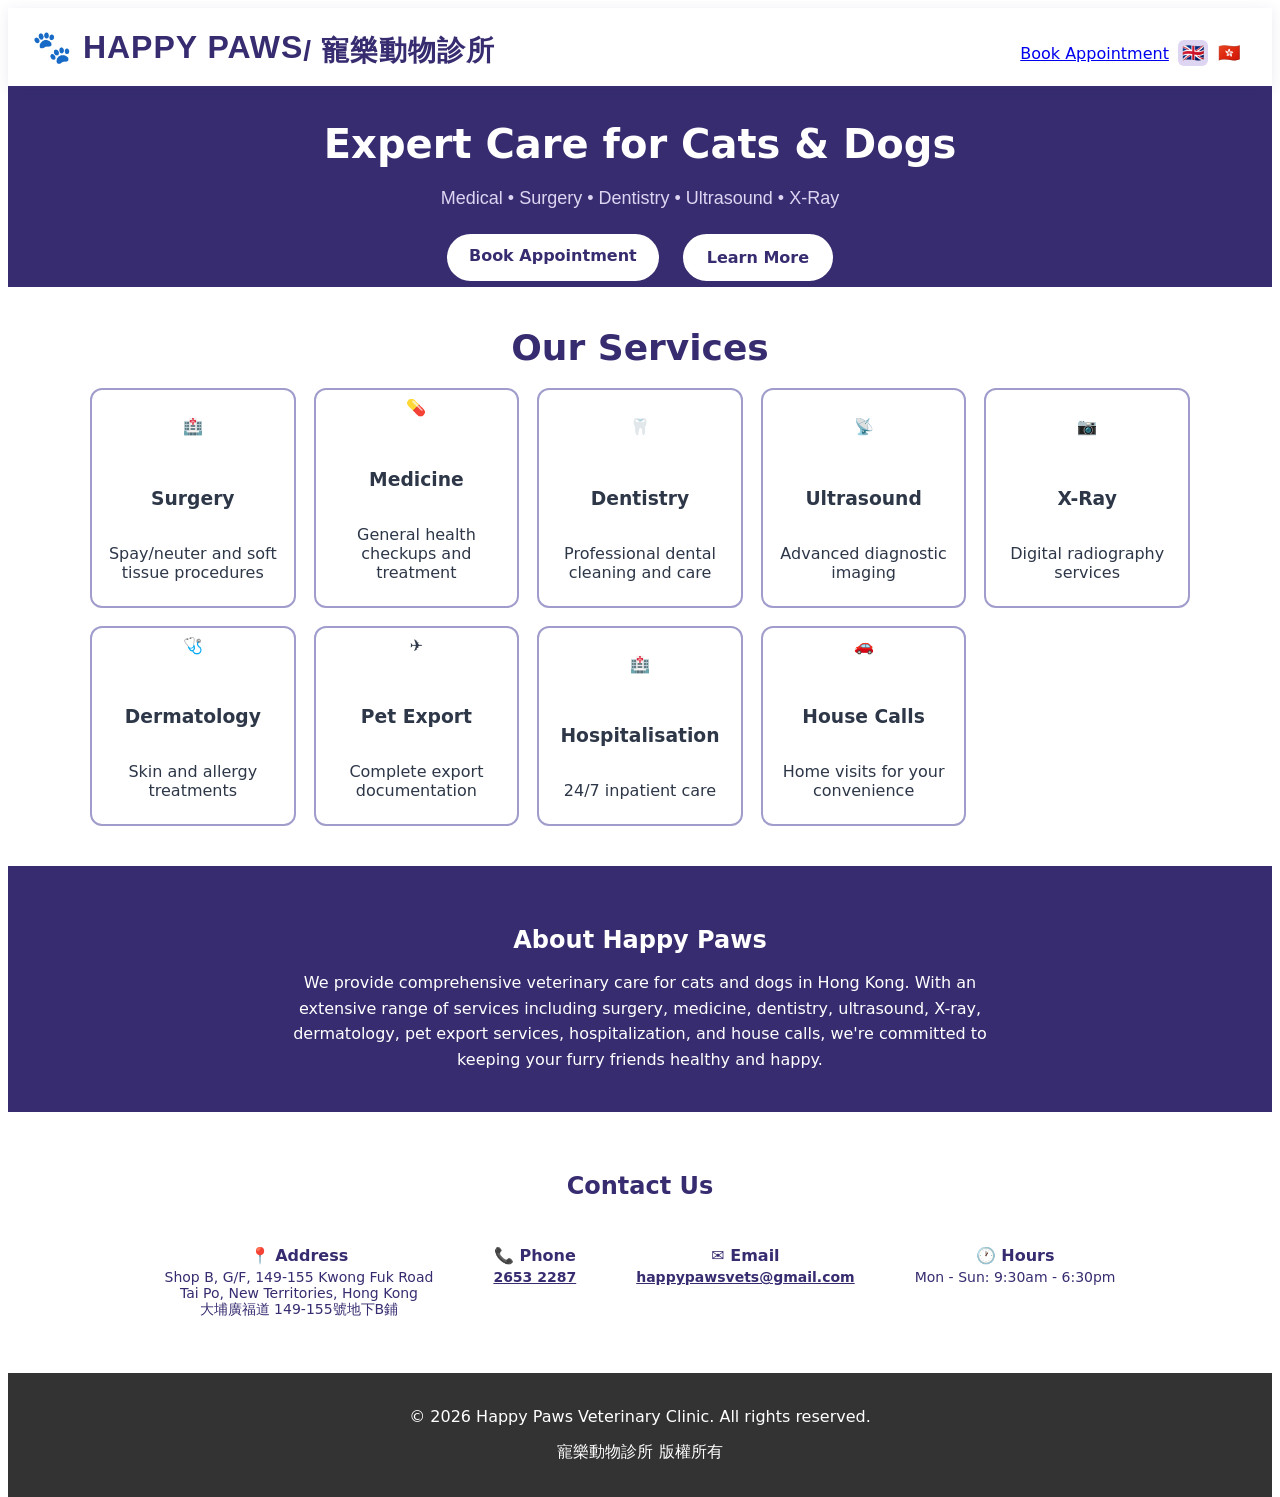
<file: index.html>
<!DOCTYPE html>
<html lang="en">
<head>
  <meta charset="UTF-8" />
  <meta name="viewport" content="width=device-width, initial-scale=1" />
  <title>Happy Paws Veterinary Clinic - 寵樂動物診所</title>
  <meta name="description" content="Happy Paws Veterinary Clinic in Tai Po, Hong Kong — comprehensive veterinary care for cats and dogs including surgery, dentistry, ultrasound, X-ray, dermatology, and house calls. 寵樂動物診所。">
  <meta name="keywords" content="veterinary clinic, vet, Tai Po, Hong Kong, cat, dog, pet, surgery, dentistry, ultrasound, X-ray, dermatology, 大埔, 獸醫, 寵樂">
  <meta name="robots" content="index, follow">

  <!-- Open Graph -->
  <meta property="og:type" content="website">
  <meta property="og:title" content="Happy Paws Veterinary Clinic - 寵樂動物診所">
  <meta property="og:description" content="Comprehensive veterinary care for cats and dogs in Tai Po, Hong Kong. Surgery, dentistry, ultrasound, X-ray, dermatology & more.">
  <meta property="og:url" content="https://happypawshk.com/">
  <meta property="og:image" content="https://happypawshk.com/assets/img/logo.png">
  <meta property="og:locale" content="en_HK">
  <meta property="og:locale:alternate" content="zh_HK">

  <!-- Twitter Card -->
  <meta name="twitter:card" content="summary">
  <meta name="twitter:title" content="Happy Paws Veterinary Clinic - 寵樂動物診所">
  <meta name="twitter:description" content="Comprehensive veterinary care for cats and dogs in Tai Po, Hong Kong.">

  <!-- Canonical & Hreflang -->
  <link rel="canonical" href="https://happypawshk.com/">

  <!-- LocalBusiness Schema -->
  <script type="application/ld+json">
  {
    "@context": "https://schema.org",
    "@type": "VeterinaryCare",
    "name": "Happy Paws Veterinary Clinic",
    "alternateName": "寵樂動物診所",
    "url": "https://happypawshk.com/",
    "logo": "https://happypawshk.com/assets/img/logo.png",
    "image": "https://happypawshk.com/assets/img/logo.png",
    "description": "Comprehensive veterinary care for cats and dogs in Hong Kong.",
    "telephone": "+852-2653-2287",
    "email": "happypawsvets@gmail.com",
    "address": {
      "@type": "PostalAddress",
      "streetAddress": "Shop B, G/F, 149-155 Kwong Fuk Road",
      "addressLocality": "Tai Po",
      "addressRegion": "New Territories",
      "addressCountry": "HK"
    },
    "geo": {
      "@type": "GeoCoordinates",
      "latitude": 22.4511,
      "longitude": 114.1642
    },
    "openingHoursSpecification": {
      "@type": "OpeningHoursSpecification",
      "dayOfWeek": ["Monday","Tuesday","Wednesday","Thursday","Friday","Saturday","Sunday"],
      "opens": "09:30",
      "closes": "18:30"
    },
    "priceRange": "$$",
    "areaServed": {
      "@type": "City",
      "name": "Tai Po"
    },
    "sameAs": []
  }
  </script>

  <link rel="preload" href="assets/css/styles.css" as="style" onload="this.rel='stylesheet'">
  <noscript><link rel="stylesheet" href="assets/css/styles.css"></noscript>
</head>
<body>
  <nav class="site-nav">
    <div class="brand">🐾 Happy Paws <span class="brand-cn">/ 寵樂動物診所</span></div>
    <div class="actions">
            <a href="tel:26532287" class="book-btn-nav" data-lang="book">Book Appointment</a>
      <div class="lang-switcher" aria-label="Language switcher">
        <button class="lang-btn active" data-lang="en" aria-label="English">🇬🇧</button>
        <button class="lang-btn" data-lang="zh" aria-label="Traditional Chinese">🇭🇰</button>
      </div>
    </div>
  </nav>

  <section class="hero">
    <h1 data-lang="hero-title">Expert Care for Cats & Dogs</h1>
    <p class="tagline" data-lang="hero-subtitle">Medical • Surgery • Dentistry • Ultrasound • X-Ray</p>
    <div class="hero-buttons">
      <a href="tel:26532287" class="cta-button" data-lang="book-cta">Book Appointment</a>
      <a href="#services" class="cta-button secondary" data-lang="learn-more">Learn More</a>
    </div>
      </section>

  <section id="services" class="services">
    <h2 data-lang="services-title">Our Services</h2>
    <div class="services-grid">
      <div class="service-card">
        <div class="service-icon" aria-label="Surgery">🏥</div>
        <h3 data-lang="service-1">Surgery</h3>
        <p data-lang="service-1-desc">Spay/neuter and soft tissue procedures</p>
      </div>
      <div class="service-card">
        <div class="service-icon" aria-label="Medicine">💊</div>
        <h3 data-lang="service-2">Medicine</h3>
        <p data-lang="service-2-desc">General health checkups and treatment</p>
      </div>
            <div class="service-card">
        <div class="service-icon" aria-label="Dentistry">🦷</div>
        <h3 data-lang="service-3">Dentistry</h3>
        <p data-lang="service-3-desc">Professional dental cleaning and care</p>
      </div>
      <div class="service-card">
        <div class="service-icon" aria-label="Ultrasound">📡</div>
        <h3 data-lang="service-4">Ultrasound</h3>
        <p data-lang="service-4-desc">Advanced diagnostic imaging</p>
      </div>
      <div class="service-card">
        <div class="service-icon" aria-label="X-Ray">📷</div>
        <h3 data-lang="service-5">X-Ray</h3>
        <p data-lang="service-5-desc">Digital radiography services</p>
      </div>
            <div class="service-card">
        <div class="service-icon" aria-label="Dermatology">🩺</div>
        <h3 data-lang="service-6">Dermatology</h3>
        <p data-lang="service-6-desc">Skin and allergy treatments</p>
      </div>
      <div class="service-card">
        <div class="service-icon" aria-label="Pet Export">✈️</div>
        <h3 data-lang="service-7">Pet Export</h3>
        <p data-lang="service-7-desc">Complete export documentation</p>
      </div>
      <div class="service-card">
        <div class="service-icon" aria-label="Hospitalisation">🏥</div>
        <h3 data-lang="service-8">Hospitalisation</h3>
        <p data-lang="service-8-desc">24/7 inpatient care</p>
      </div>
            <div class="service-card">
        <div class="service-icon" aria-label="House Calls">🚗</div>
        <h3 data-lang="service-9">House Calls</h3>
        <p data-lang="service-9-desc">Home visits for your convenience</p>
      </div>
    </div>
  </section>

  <section id="about" class="about">
    <h2 data-lang="about-title">About Happy Paws</h2>
    <p data-lang="about-text">
      We provide comprehensive veterinary care for cats and dogs in Hong Kong.
      With an extensive range of services including surgery, medicine, dentistry, ultrasound, X-ray, dermatology, pet export services, hospitalization, and house calls, we're committed to keeping your furry friends healthy and happy.
    </p>
  </section>
    <section id="contact" class="contact">
    <h2 data-lang="contact-title">Contact Us</h2>
    <div class="contact-grid">
      <div class="contact-card">
        <h3>📍 Address</h3>
        <p>Shop B, G/F, 149-155 Kwong Fuk Road<br>Tai Po, New Territories, Hong Kong<br>大埔廣福道 149-155號地下B鋪</p>
      </div>
      <div class="contact-card">
        <h3>📞 Phone</h3>
        <p><a href="tel:26532287">2653 2287</a></p>
      </div>
      <div class="contact-card">
        <h3>✉️ Email</h3>
        <p><a href="mailto:happypawsvets@gmail.com">happypawsvets@gmail.com</a></p>
              </div>
      <div class="contact-card">
        <h3>🕐 Hours</h3>
        <p>Mon - Sun: 9:30am - 6:30pm</p>
      </div>
    </div>
  </section>

  <footer>
    <p>© 2026 Happy Paws Veterinary Clinic. All rights reserved.</p>
    <p>寵樂動物診所 版權所有</p>
  </footer>

  <script>
    // Language toggle script (EN / ZH)
        const translations = {
      en: {
        'hero-title': 'Expert Care for Cats & Dogs',
        'hero-subtitle': 'Medical • Surgery • Dentistry • Ultrasound • X-Ray',
        'book-cta': 'Book Appointment',
        'learn-more': 'Learn More',
        'services-title': 'Our Services',
        'service-1': 'Surgery', 'service-1-desc': 'Spay/neuter and soft tissue procedures',
        'service-2': 'Medicine', 'service-2-desc': 'General health checkups and treatment',
        'service-3': 'Dentistry', 'service-3-desc': 'Professional dental cleaning and care',
        'service-4': 'Ultrasound', 'service-4-desc': 'Advanced diagnostic imaging',
        'service-5': 'X-Ray', 'service-5-desc': 'Digital radiography services',
        'service-6': 'Dermatology', 'service-6-desc': 'Skin and allergy treatments',
        'service-7': 'Pet Export', 'service-7-desc': 'Complete export documentation',
        'service-8': 'Hospitalisation', 'service-8-desc': '24/7 inpatient care',
                'service-9': 'House Calls', 'service-9-desc': 'Home visits for your convenience',
        'about-title': 'About Happy Paws', 'about-text': 'We provide comprehensive veterinary care for cats and dogs in Hong Kong. With an extensive range of services including surgery, medicine, dentistry, ultrasound, X-ray, dermatology, pet export services, hospitalization, and house calls, we\'re committed to keeping your furry friends healthy and happy.',
        'contact-title': 'Contact Us', 'address': 'Address', 'phone': 'Phone', 'email': 'Email',
        'hours': 'Hours', 'hours-mon-sun': 'Monday - Sunday', 'hours-time': '9:30am - 6:30pm',
        'hours-note': 'Open daily, including weekends and public holidays',
        'footer-1': '© 2026 Happy Paws Veterinary Clinic. All rights reserved.',
        'footer-2': '寵樂動物診所 版權所有', 'services': 'Services', 'about': 'About', 'contact': 'Contact', 'book': 'Book Appointment'
      },
      zh: {
        'hero-title': '專業貓狗醫療服務',
        'hero-subtitle': '醫療諮詢 • 手術 • 牙科 • 超聲波 • X光',
        'book-cta': '立即預約', 'learn-more': '了解更多',
        'services-title': '我們的服務',
        'service-1': '手術', 'service-1-desc': '絕育及軟組織手術',
        'service-2': '醫療', 'service-2-desc': '一般健康檢查及治療',
                'service-3': '牙科', 'service-3-desc': '專業牙齒清潔及護理',
        'service-4': '超聲波', 'service-4-desc': '先進診斷影像',
        'service-5': 'X光', 'service-5-desc': '數碼X光服務',
        'service-6': '皮膚科', 'service-6-desc': '皮膚及過敏治療',
        'service-7': '寵物出口服務', 'service-7-desc': '完整出口文件',
        'service-8': '住院', 'service-8-desc': '24小時住院護理',
        'service-9': '上門服務', 'service-9-desc': '為您提供上門診症',
        'about-title': '關於寵樂動物診所', 'about-text': '我們為香港的貓狗提供全面的獸醫服務。服務範圍廣泛，包括手術、醫療、牙科、超聲波、X光、皮膚科、寵物出口服務、住院及上門服務，我們致力於讓您的毛孩健康快樂。',
        'contact-title': '聯絡我們', 'address': '地址', 'phone': '電話', 'email': '電郵',
        'hours': '營業時間', 'hours-mon-sun': '星期一至日', 'hours-time': '上午9:30 - 下午6:30',
        'hours-note': '每日開放，包括週末及公眾假期', 'footer-1': '© 2026 寵樂動物診所。版權所有。',
        'footer-2': '寵樂動物診所 版權所有', 'services': '服務', 'about': '關於', 'contact': '聯絡', 'book': '預約'
      }
    };
      // Init
  const btns = document.querySelectorAll('.lang-btn');
  const nodes = document.querySelectorAll('[data-lang]');
  function applyLang(lang) {
    nodes.forEach(n => {
      const key = n.getAttribute('data-lang');
      if (translations[lang][key]) n.textContent = translations[lang][key];
    });
    btns.forEach(b => b.classList.toggle('active', b.dataset.lang === lang));
    localStorage.setItem('happypaws-lang', lang);
  }
  btns.forEach(b => b.addEventListener('click', () => applyLang(b.dataset.lang)));
  // Initialize with saved or English
  applyLang(localStorage.getItem('happypaws-lang') || 'en');
})();
</file>
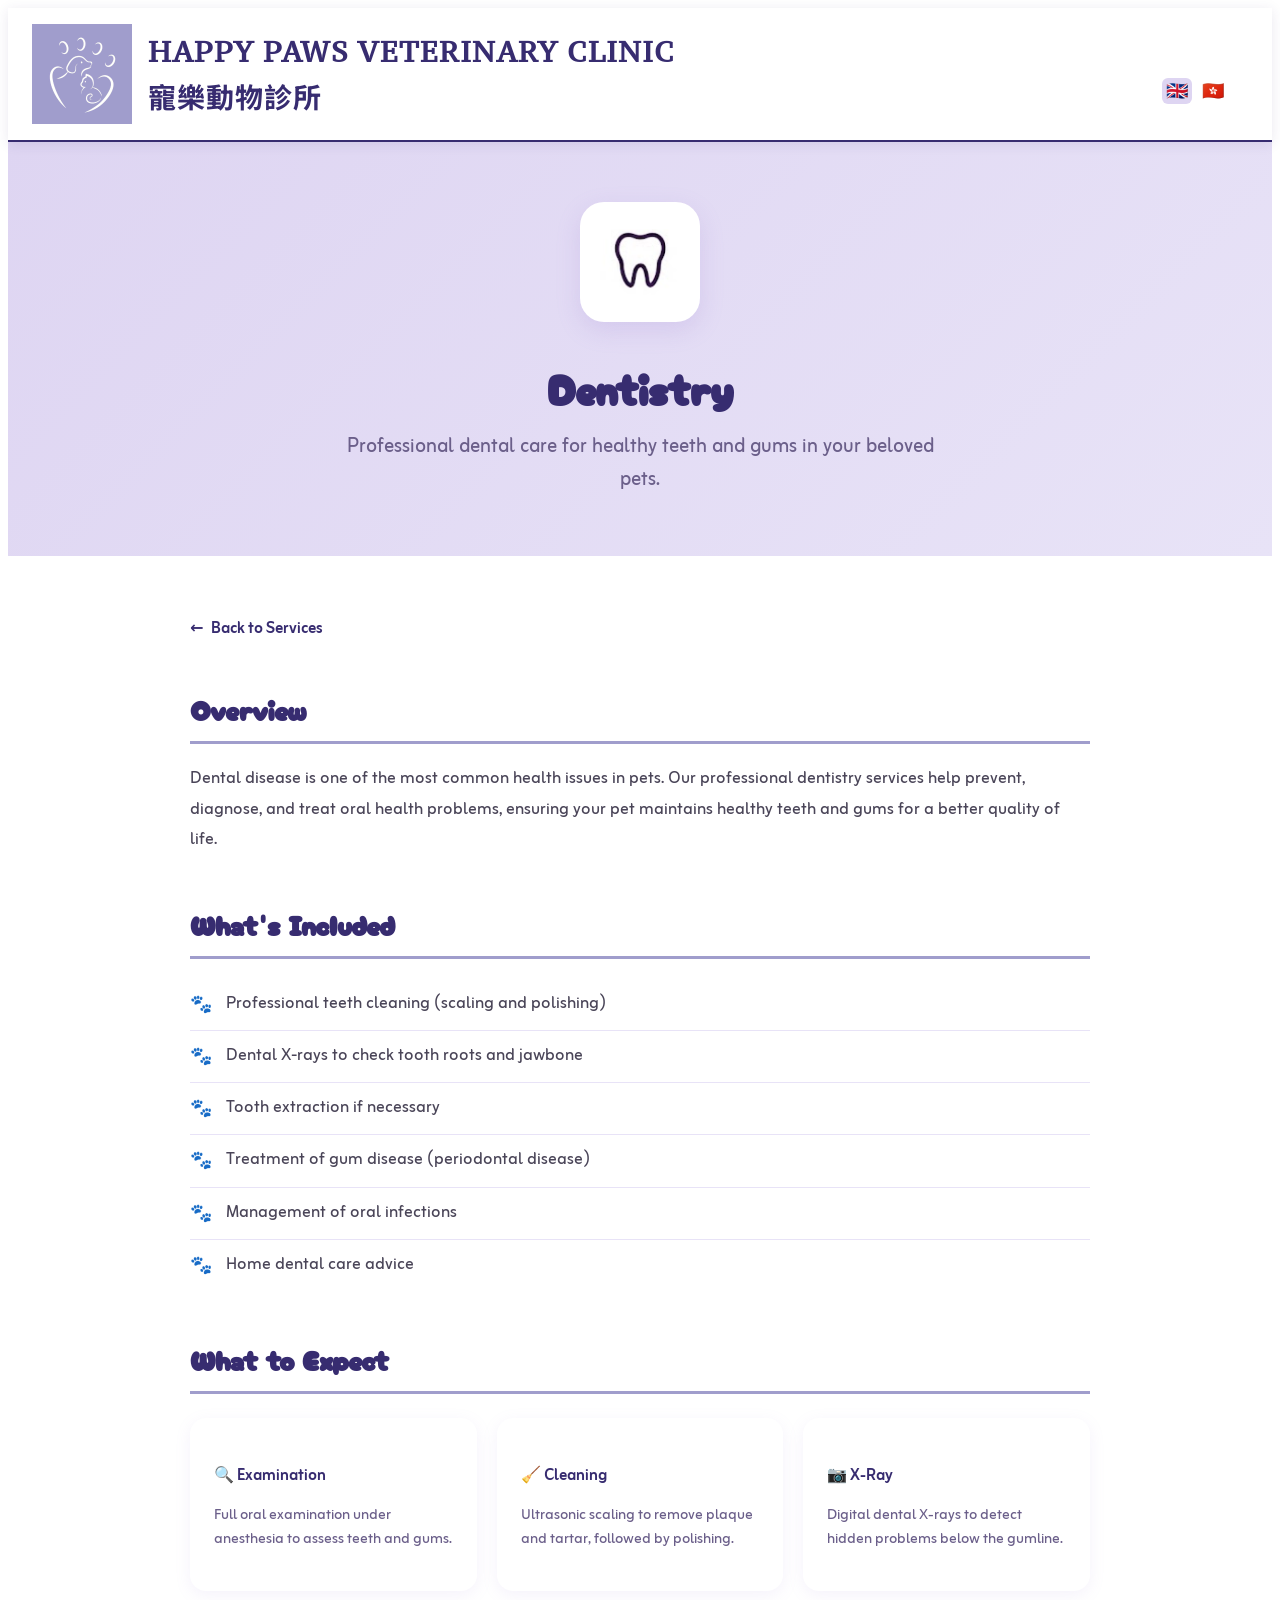
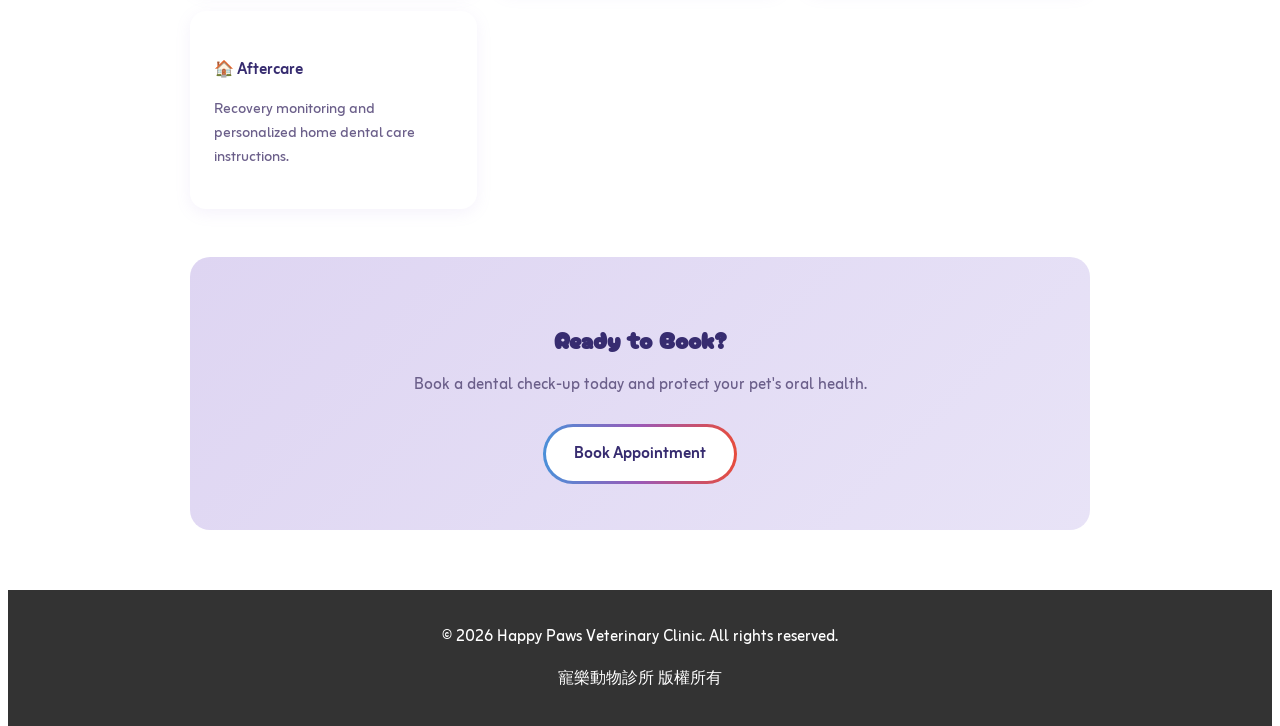
<file: dentistry.html>
<!DOCTYPE html>
<html lang="en">
<head>
  <meta charset="UTF-8" />
  <meta name="viewport" content="width=device-width, initial-scale=1" />
  <title>Dentistry - Happy Paws Veterinary Clinic</title>
  <meta name="description" content="Professional pet dentistry services in Tai Po, Hong Kong — dental cleaning, oral health exams, and treatment for cats and dogs at Happy Paws.">
  <meta name="robots" content="index, follow">
  <meta property="og:type" content="website">
  <meta property="og:title" content="Dentistry - Happy Paws Veterinary Clinic">
  <meta property="og:description" content="Professional pet dentistry services in Tai Po, Hong Kong — dental cleaning, oral health exams, and treatment for cats and dogs at Happy Paws.">
  <meta property="og:url" content="https://happypawshk.com/dentistry.html">
  <meta property="og:image" content="https://happypawshk.com/assets/img/logo.png">
  <link rel="canonical" href="https://happypawshk.com/dentistry.html">
  <link rel="stylesheet" href="assets/css/styles.css?v=2">
  <link href="https://fonts.googleapis.com/css2?family=Cherry+Bomb+One&family=Noto+Sans+HK:wght@400;700&family=PT+Serif+Caption&family=Zain:wght@400;700&display=swap" rel="stylesheet">
  <script src="assets/js/lang-v2.js" defer></script>
  <script src="assets/js/main.js" defer></script>
  <style>
    .service-hero { background: linear-gradient(135deg, #DED5F2 0%, #E8E3F7 100%); padding: 60px 20px; text-align: center; }
    .service-hero-icon { width: 120px; height: 120px; margin: 0 auto 24px; background: #fff; border-radius: 24px; display: flex; align-items: center; justify-content: center; box-shadow: 0 8px 24px rgba(155, 126, 212, 0.2); }
    .service-hero-icon img { width: 80px; height: 80px; object-fit: contain; }
    .service-hero h1 { font-family: "Cherry Bomb One", "Poppins", sans-serif; font-size: 42px; color: #372C70; margin-bottom: 12px; }
    .service-hero .subtitle { font-size: 20px; color: #6B5F8A; max-width: 600px; margin: 0 auto; }
    .service-content { max-width: 900px; margin: 0 auto; padding: 60px 20px; }
    .service-section { margin-bottom: 48px; }
    .service-section h2 { font-family: "Cherry Bomb One", "Poppins", sans-serif; font-size: 28px; color: #372C70; margin-bottom: 20px; padding-bottom: 12px; border-bottom: 3px solid #A09DCC; }
    .service-section p { font-size: 17px; line-height: 1.8; color: #4A4558; }
    .service-section ul { list-style: none; padding: 0; }
    .service-section li { padding: 12px 0 12px 36px; position: relative; font-size: 17px; line-height: 1.6; color: #4A4558; border-bottom: 1px solid #E8E3F7; }
    .service-section li:last-child { border-bottom: none; }
    .service-section li::before { content: "🐾"; position: absolute; left: 0; font-size: 18px; }
    .service-cta { background: linear-gradient(135deg, #DED5F2 0%, #E8E3F7 100%); padding: 40px; border-radius: 20px; text-align: center; margin-top: 48px; }
    .service-cta h3 { font-family: "Cherry Bomb One", "Poppins", sans-serif; font-size: 24px; color: #372C70; margin-bottom: 16px; }
    .cta-button { background: #FFFFFF; color: #372C70; padding: 14px 28px; border-radius: 30px; font-weight: 700; text-decoration: none; display: inline-block; border: 3px solid transparent; background-image: linear-gradient(#FFFFFF, #FFFFFF), linear-gradient(90deg, #4A90D9, #9B59B6, #E74C3C); background-origin: border-box; background-clip: padding-box, border-box; }
    .cta-button:hover { transform: translateY(-2px); box-shadow: 0 6px 20px rgba(155, 126, 212, 0.3); }
    .back-link { display: inline-flex; align-items: center; gap: 8px; color: #372C70; text-decoration: none; font-weight: 600; margin-bottom: 24px; }
    .back-link:hover { color: #8B6EC4; }
    .info-cards { display: grid; grid-template-columns: repeat(auto-fit, minmax(250px, 1fr)); gap: 20px; margin-top: 24px; }
    .info-card { background: #fff; padding: 24px; border-radius: 16px; box-shadow: 0 4px 16px rgba(155, 126, 212, 0.1); }
    .info-card h4 { color: #372C70; font-size: 16px; margin-bottom: 12px; display: flex; align-items: center; gap: 8px; }
    .info-card p { font-size: 15px; line-height: 1.6; color: #6B5F8A; }
  </style>
</head>
<body>
  <nav class="site-nav">
    <div class="brand"><img src="assets/img/logo.png" alt="Happy Paws" class="nav-logo">
      <div class="brand-text">
        <div class="brand-en">HAPPY PAWS VETERINARY CLINIC</div>
        <div class="brand-cn">寵樂動物診所</div>
      </div>
    </div>
    <div class="nav-right">
      <div class="lang-switcher"><button class="lang-btn active" data-lang="en">🇬🇧</button><button class="lang-btn" data-lang="zh">🇭🇰</button></div>
    </div>
  </nav>
  <section class="service-hero">
    <div class="service-hero-icon"><img src="assets/img/icon-dentistry.png" alt="Dentistry"></div>
    <h1 data-lang="dent-title">Dentistry</h1>
    <p class="subtitle" data-lang="dent-subtitle">Professional dental care for healthy teeth and gums in your beloved pets.</p>
  </section>
  <section class="service-content">
    <a href="index.html" class="back-link">← <span data-lang="back">Back to Services</span></a>
    <div class="service-section">
      <h2 data-lang="overview">Overview</h2>
      <p data-lang="dent-overview">Dental disease is one of the most common health issues in pets. Our professional dentistry services help prevent, diagnose, and treat oral health problems, ensuring your pet maintains healthy teeth and gums for a better quality of life.</p>
    </div>
    <div class="service-section">
      <h2 data-lang="includes">What's Included</h2>
      <ul>
        <li>Professional teeth cleaning (scaling and polishing)</li>
        <li>Dental X-rays to check tooth roots and jawbone</li>
        <li>Tooth extraction if necessary</li>
        <li>Treatment of gum disease (periodontal disease)</li>
        <li>Management of oral infections</li>
        <li>Home dental care advice</li>
      </ul>
    </div>
    <div class="service-section">
      <h2 data-lang="process">What to Expect</h2>
      <div class="info-cards">
        <div class="info-card"><h4>🔍 Examination</h4><p>Full oral examination under anesthesia to assess teeth and gums.</p></div>
        <div class="info-card"><h4>🧹 Cleaning</h4><p>Ultrasonic scaling to remove plaque and tartar, followed by polishing.</p></div>
        <div class="info-card"><h4>📷 X-Ray</h4><p>Digital dental X-rays to detect hidden problems below the gumline.</p></div>
        <div class="info-card"><h4>🏠 Aftercare</h4><p>Recovery monitoring and personalized home dental care instructions.</p></div>
      </div>
    </div>
    <div class="service-cta">
      <h3 data-lang="ready">Ready to Book?</h3>
      <p style="margin-bottom: 20px; color: #6B5F8A;" data-lang="dent-cta-text">Book a dental check-up today and protect your pet's oral health.</p>
      <a href="tel:26532287" class="cta-button" data-lang="book-now">Book Appointment</a>
    </div>
  </section>
  <footer><p>© 2026 Happy Paws Veterinary Clinic. All rights reserved.</p><p>寵樂動物診所 版權所有</p></footer>
</body>
</html>
</file>
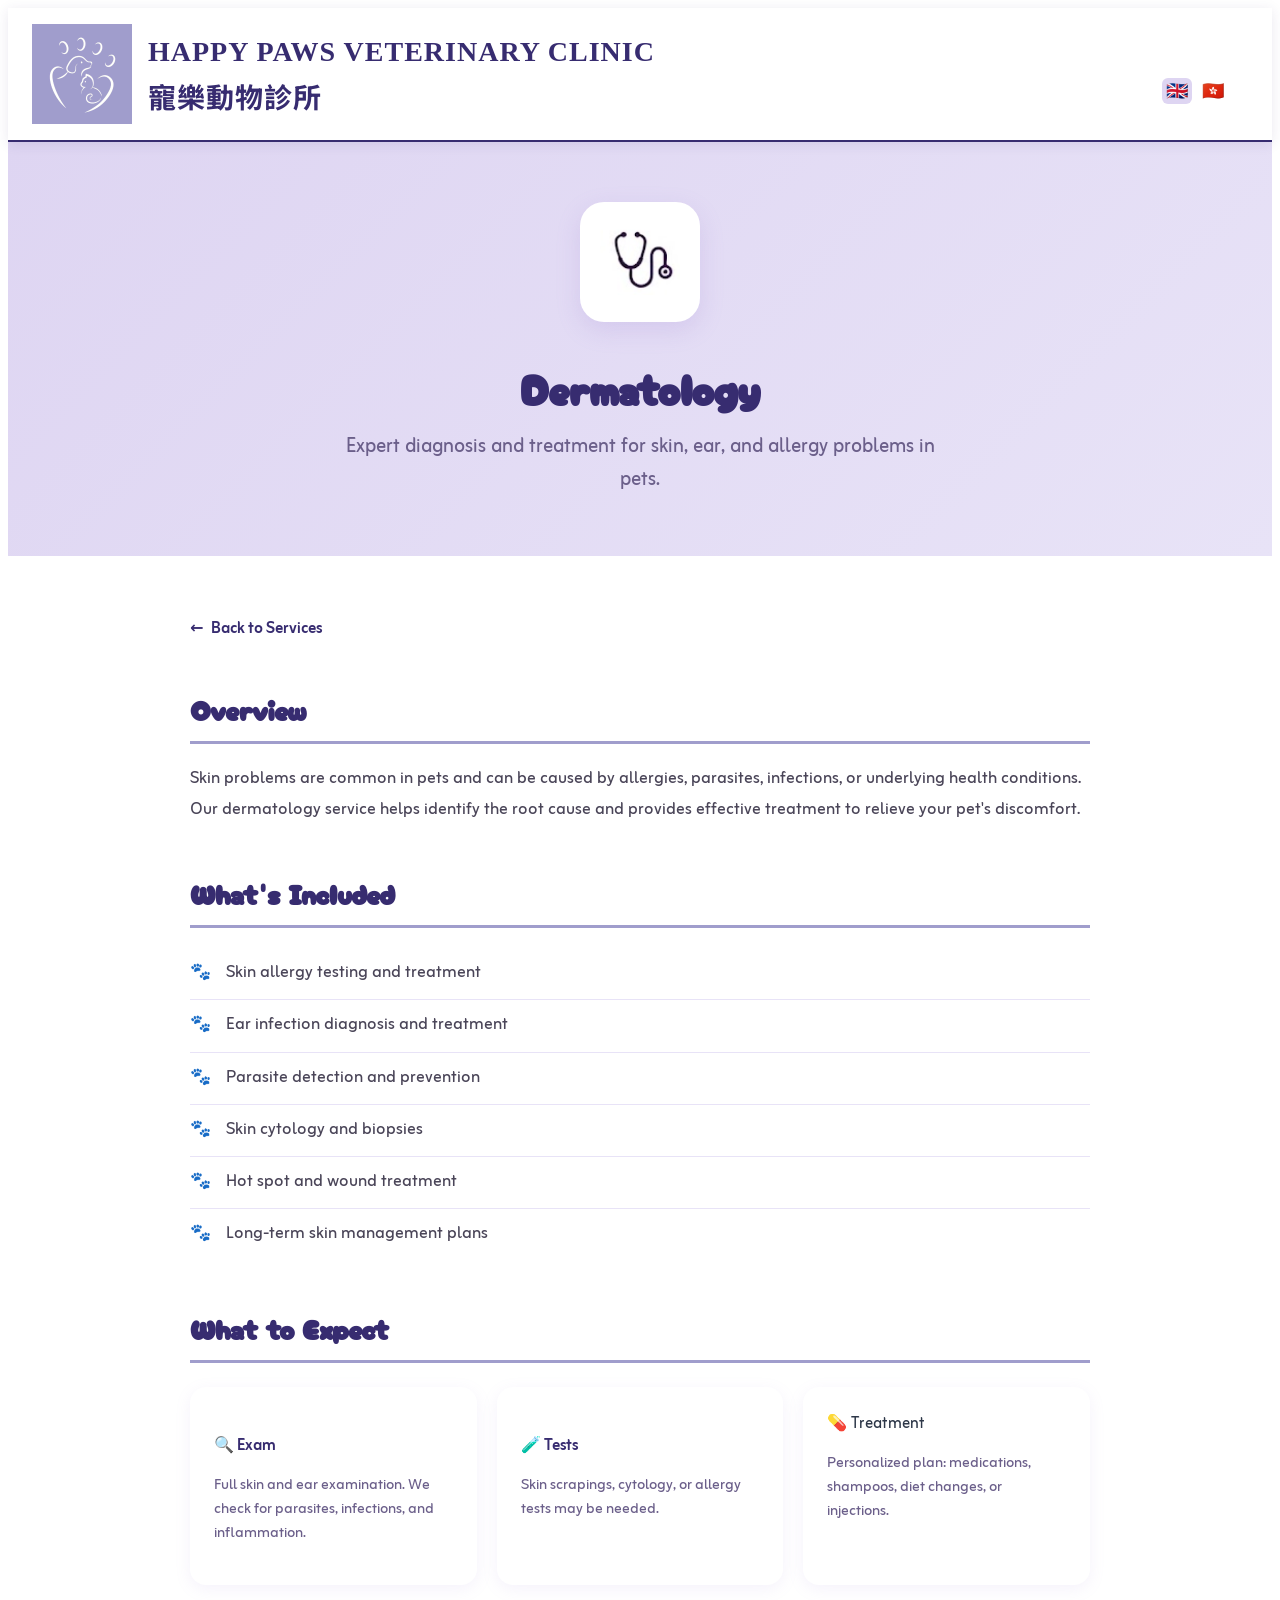
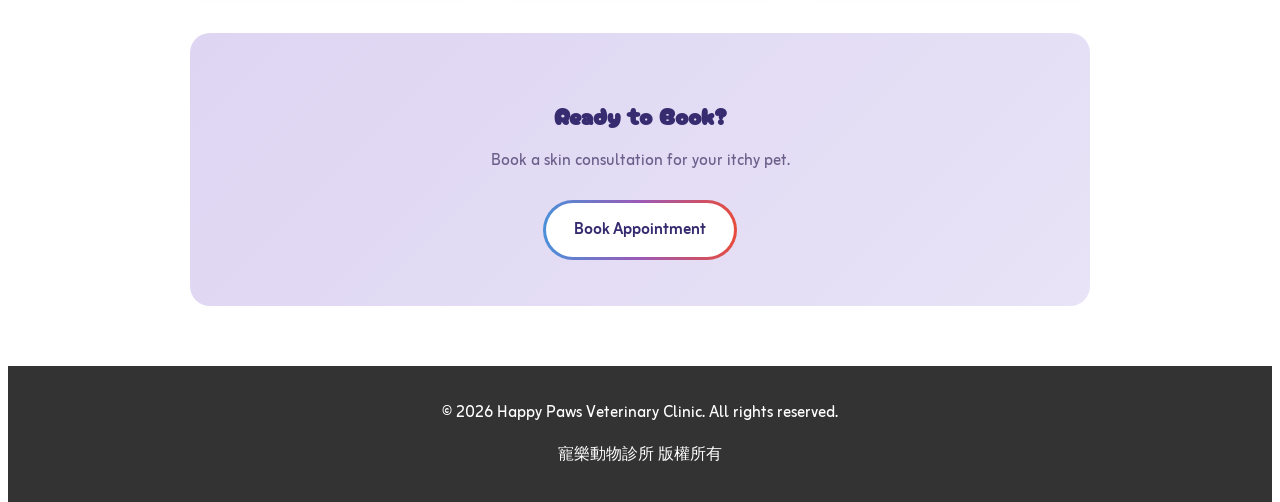
<file: dermatology.html>
<!DOCTYPE html>
<html lang="en">
<head>
  <meta charset="UTF-8" /><meta name="viewport" content="width=device-width, initial-scale=1" />
  <title>Dermatology - Happy Paws Veterinary Clinic</title>
  <meta name="description" content="Veterinary dermatology for pets in Tai Po, Hong Kong — skin allergies, ear infections, parasite treatment, and long-term skin care at Happy Paws.">
  <meta name="robots" content="index, follow">
  <meta property="og:type" content="website">
  <meta property="og:title" content="Dermatology - Happy Paws Veterinary Clinic">
  <meta property="og:description" content="Veterinary dermatology for pets in Tai Po, Hong Kong — skin allergies, ear infections, parasite treatment, and long-term skin care at Happy Paws.">
  <meta property="og:url" content="https://happypawshk.com/dermatology.html">
  <meta property="og:image" content="https://happypawshk.com/assets/img/logo.png">
  <link rel="canonical" href="https://happypawshk.com/dermatology.html">
  <link rel="stylesheet" href="assets/css/styles.css?v=2">
  <link href="https://fonts.googleapis.com/css2?family=Cherry+Bomb+One&family=Noto+Sans+HK:wght@400;700&family=Zain:wght@400;700&display=swap" rel="stylesheet">
  <script src="assets/js/lang-v2.js" defer></script><script src="assets/js/main.js" defer></script>
  <style>
    .service-hero { background: linear-gradient(135deg, #DED5F2 0%, #E8E3F7 100%); padding: 60px 20px; text-align: center; }
    .service-hero-icon { width: 120px; height: 120px; margin: 0 auto 24px; background: #fff; border-radius: 24px; display: flex; align-items: center; justify-content: center; box-shadow: 0 8px 24px rgba(155, 126, 212, 0.2); }
    .service-hero-icon img { width: 80px; height: 80px; object-fit: contain; }
    .service-hero h1 { font-family: "Cherry Bomb One", sans-serif; font-size: 42px; color: #372C70; margin-bottom: 12px; }
    .service-hero .subtitle { font-size: 20px; color: #6B5F8A; max-width: 600px; margin: 0 auto; }
    .service-content { max-width: 900px; margin: 0 auto; padding: 60px 20px; }
    .service-section { margin-bottom: 48px; }
    .service-section h2 { font-family: "Cherry Bomb One", sans-serif; font-size: 28px; color: #372C70; margin-bottom: 20px; padding-bottom: 12px; border-bottom: 3px solid #A09DCC; }
    .service-section p { font-size: 17px; line-height: 1.8; color: #4A4558; }
    .service-section ul { list-style: none; padding: 0; }
    .service-section li { padding: 12px 0 12px 36px; position: relative; font-size: 17px; line-height: 1.6; color: #4A4558; border-bottom: 1px solid #E8E3F7; }
    .service-section li:last-child { border-bottom: none; }
    .service-section li::before { content: "🐾"; position: absolute; left: 0; }
    .service-cta { background: linear-gradient(135deg, #DED5F2 0%, #E8E3F7 100%); padding: 40px; border-radius: 20px; text-align: center; margin-top: 48px; }
    .service-cta h3 { font-family: "Cherry Bomb One", sans-serif; font-size: 24px; color: #372C70; margin-bottom: 16px; }
    .cta-button { background: #FFFFFF; color: #372C70; padding: 14px 28px; border-radius: 30px; font-weight: 700; text-decoration: none; display: inline-block; border: 3px solid transparent; background-image: linear-gradient(#FFFFFF, #FFFFFF), linear-gradient(90deg, #4A90D9, #9B59B6, #E74C3C); background-origin: border-box; background-clip: padding-box, border-box; }
    .cta-button:hover { transform: translateY(-2px); box-shadow: 0 6px 20px rgba(155, 126, 212, 0.3); }
    .back-link { display: inline-flex; align-items: center; gap: 8px; color: #372C70; text-decoration: none; font-weight: 600; margin-bottom: 24px; }
    .info-cards { display: grid; grid-template-columns: repeat(auto-fit, minmax(250px, 1fr)); gap: 20px; margin-top: 24px; }
    .info-card { background: #fff; padding: 24px; border-radius: 16px; box-shadow: 0 4px 16px rgba(155, 126, 212, 0.1); }
    .info-card h4 { color: #372C70; font-size: 16px; margin-bottom: 12px; }
    .info-card p { font-size: 15px; line-height: 1.6; color: #6B5F8A; }
  </style>
</head>
<body>
  <nav class="site-nav">
    <div class="brand"><img src="assets/img/logo.png" alt="Happy Paws" class="nav-logo"><div class="brand-text"><div class="brand-en">HAPPY PAWS VETERINARY CLINIC</div><div class="brand-cn">寵樂動物診所</div></div></div>
    <div class="nav-right"><div class="lang-switcher"><button class="lang-btn active" data-lang="en">🇬🇧</button><button class="lang-btn" data-lang="zh">🇭🇰</button></div></div>
  </nav>
  <section class="service-hero"><div class="service-hero-icon"><img src="assets/img/icon-dermatology.png" alt="Dermatology"></div><h1 data-lang="derm-title">Dermatology</h1><p class="subtitle" data-lang="derm-subtitle">Expert diagnosis and treatment for skin, ear, and allergy problems in pets.</p></section>
  <section class="service-content">
    <a href="index.html" class="back-link">← <span data-lang="back">Back to Services</span></a>
    <div class="service-section"><h2 data-lang="overview">Overview</h2><p data-lang="derm-overview">Skin problems are common in pets and can be caused by allergies, parasites, infections, or underlying health conditions. Our dermatology service helps identify the root cause and provides effective treatment to relieve your pet's discomfort.</p></div>
    <div class="service-section"><h2 data-lang="includes">What's Included</h2><ul><li>Skin allergy testing and treatment</li><li>Ear infection diagnosis and treatment</li><li>Parasite detection and prevention</li><li>Skin cytology and biopsies</li><li>Hot spot and wound treatment</li><li>Long-term skin management plans</li></ul></div>
    <div class="service-section"><h2 data-lang="process">What to Expect</h2><div class="info-cards"><div class="info-card"><h4>🔍 Exam</h4><p>Full skin and ear examination. We check for parasites, infections, and inflammation.</p></div><div class="info-card"><h4>🧪 Tests</h4><p>Skin scrapings, cytology, or allergy tests may be needed.</p></div><div class="info-card"><h4">💊 Treatment</h4><p>Personalized plan: medications, shampoos, diet changes, or injections.</p></div></div></div>
    <div class="service-cta"><h3 data-lang="ready">Ready to Book?</h3><p style="margin-bottom:20px;color:#6B5F8A;" data-lang="derm-cta-text">Book a skin consultation for your itchy pet.</p><a href="tel:26532287" class="cta-button" data-lang="book-now">Book Appointment</a></div>
  </section>
  <footer><p>© 2026 Happy Paws Veterinary Clinic. All rights reserved.</p><p>寵樂動物診所 版權所有</p></footer>
</body>
</html>
</file>
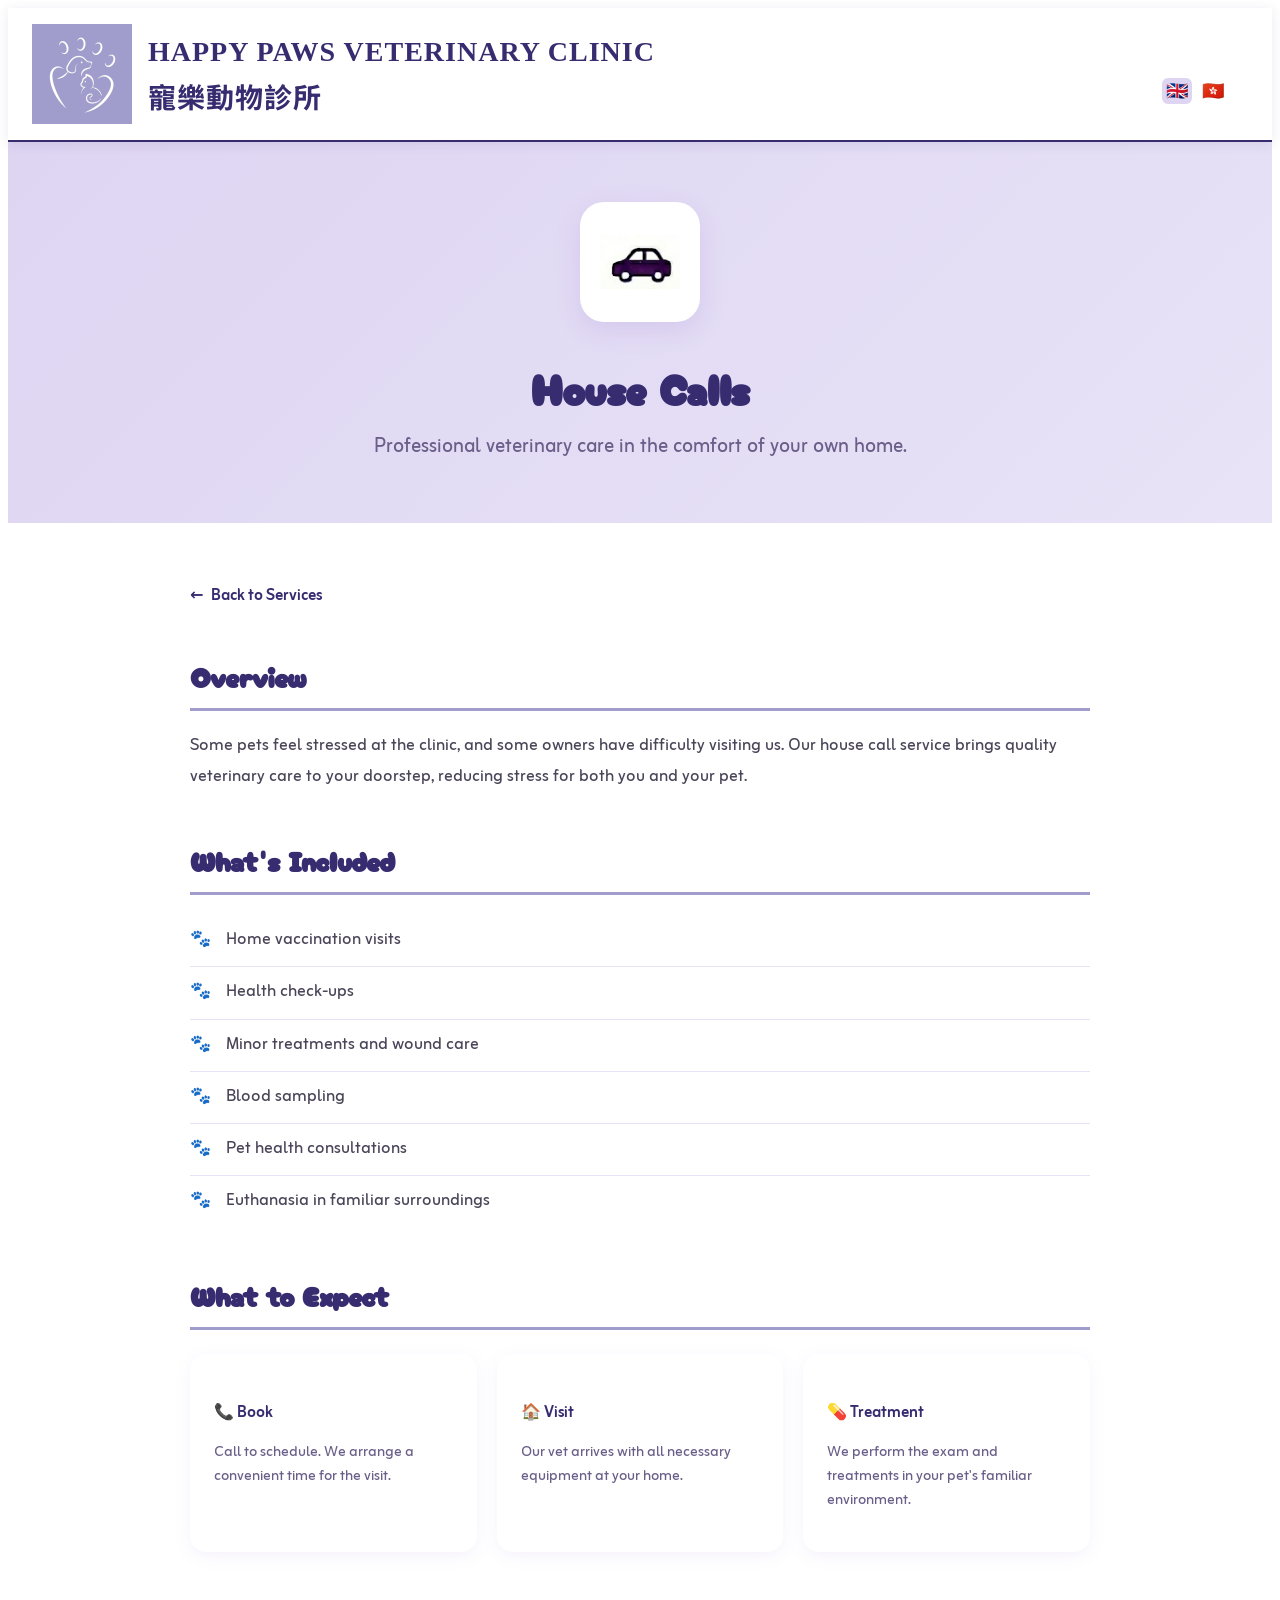
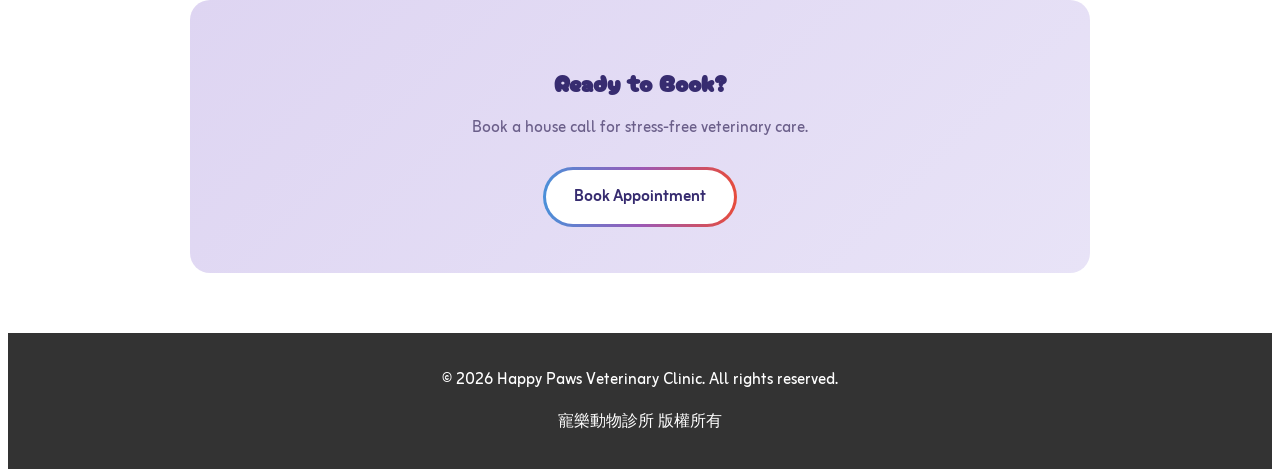
<file: house-calls.html>
<!DOCTYPE html>
<html lang="en">
<head>
  <meta charset="UTF-8" /><meta name="viewport" content="width=device-width, initial-scale=1" />
  <title>House Calls - Happy Paws Veterinary Clinic</title>
  <meta name="description" content="Home veterinary visits in Tai Po, Hong Kong. Stress-free house call services for cats and dogs who are anxious at the clinic.">
  <meta name="robots" content="index, follow">
  <meta property="og:type" content="website">
  <meta property="og:title" content="House Calls - Happy Paws Veterinary Clinic">
  <meta property="og:description" content="Home veterinary visits in Tai Po, Hong Kong. Stress-free house call services for cats and dogs who are anxious at the clinic.">
  <meta property="og:url" content="https://happypawshk.com/house-calls.html">
  <meta property="og:image" content="https://happypawshk.com/assets/img/logo.png">
  <link rel="canonical" href="https://happypawshk.com/house-calls.html">
  <link rel="stylesheet" href="assets/css/styles.css?v=2">
  <link href="https://fonts.googleapis.com/css2?family=Cherry+Bomb+One&family=Noto+Sans+HK:wght@400;700&family=Zain:wght@400;700&display=swap" rel="stylesheet">
  <script src="assets/js/lang-v2.js" defer></script><script src="assets/js/main.js" defer></script>
  <style>
    .service-hero { background: linear-gradient(135deg, #DED5F2 0%, #E8E3F7 100%); padding: 60px 20px; text-align: center; }
    .service-hero-icon { width: 120px; height: 120px; margin: 0 auto 24px; background: #fff; border-radius: 24px; display: flex; align-items: center; justify-content: center; box-shadow: 0 8px 24px rgba(155, 126, 212, 0.2); }
    .service-hero-icon img { width: 80px; height: 80px; object-fit: contain; }
    .service-hero h1 { font-family: "Cherry Bomb One", sans-serif; font-size: 42px; color: #372C70; margin-bottom: 12px; }
    .service-hero .subtitle { font-size: 20px; color: #6B5F8A; max-width: 600px; margin: 0 auto; }
    .service-content { max-width: 900px; margin: 0 auto; padding: 60px 20px; }
    .service-section { margin-bottom: 48px; }
    .service-section h2 { font-family: "Cherry Bomb One", sans-serif; font-size: 28px; color: #372C70; margin-bottom: 20px; padding-bottom: 12px; border-bottom: 3px solid #A09DCC; }
    .service-section p { font-size: 17px; line-height: 1.8; color: #4A4558; }
    .service-section ul { list-style: none; padding: 0; }
    .service-section li { padding: 12px 0 12px 36px; position: relative; font-size: 17px; line-height: 1.6; color: #4A4558; border-bottom: 1px solid #E8E3F7; }
    .service-section li:last-child { border-bottom: none; }
    .service-section li::before { content: "🐾"; position: absolute; left: 0; }
    .service-cta { background: linear-gradient(135deg, #DED5F2 0%, #E8E3F7 100%); padding: 40px; border-radius: 20px; text-align: center; margin-top: 48px; }
    .service-cta h3 { font-family: "Cherry Bomb One", sans-serif; font-size: 24px; color: #372C70; margin-bottom: 16px; }
    .cta-button { background: #FFFFFF; color: #372C70; padding: 14px 28px; border-radius: 30px; font-weight: 700; text-decoration: none; display: inline-block; border: 3px solid transparent; background-image: linear-gradient(#FFFFFF, #FFFFFF), linear-gradient(90deg, #4A90D9, #9B59B6, #E74C3C); background-origin: border-box; background-clip: padding-box, border-box; }
    .cta-button:hover { transform: translateY(-2px); box-shadow: 0 6px 20px rgba(155, 126, 212, 0.3); }
    .back-link { display: inline-flex; align-items: center; gap: 8px; color: #372C70; text-decoration: none; font-weight: 600; margin-bottom: 24px; }
    .info-cards { display: grid; grid-template-columns: repeat(auto-fit, minmax(250px, 1fr)); gap: 20px; margin-top: 24px; }
    .info-card { background: #fff; padding: 24px; border-radius: 16px; box-shadow: 0 4px 16px rgba(155, 126, 212, 0.1); }
    .info-card h4 { color: #372C70; font-size: 16px; margin-bottom: 12px; }
    .info-card p { font-size: 15px; line-height: 1.6; color: #6B5F8A; }
  </style>
</head>
<body>
  <nav class="site-nav">
    <div class="brand"><img src="assets/img/logo.png" alt="Happy Paws" class="nav-logo"><div class="brand-text"><div class="brand-en">HAPPY PAWS VETERINARY CLINIC</div><div class="brand-cn">寵樂動物診所</div></div></div>
    <div class="nav-right"><div class="lang-switcher"><button class="lang-btn active" data-lang="en">🇬🇧</button><button class="lang-btn" data-lang="zh">🇭🇰</button></div></div>
  </nav>
  <section class="service-hero"><div class="service-hero-icon"><img src="assets/img/icon-house-calls.png" alt="House Calls"></div><h1 data-lang="house-title">House Calls</h1><p class="subtitle" data-lang="house-subtitle">Professional veterinary care in the comfort of your own home.</p></section>
  <section class="service-content">
    <a href="index.html" class="back-link">← <span data-lang="back">Back to Services</span></a>
    <div class="service-section"><h2 data-lang="overview">Overview</h2><p data-lang="house-overview">Some pets feel stressed at the clinic, and some owners have difficulty visiting us. Our house call service brings quality veterinary care to your doorstep, reducing stress for both you and your pet.</p></div>
    <div class="service-section"><h2 data-lang="includes">What's Included</h2><ul><li>Home vaccination visits</li><li>Health check-ups</li><li>Minor treatments and wound care</li><li>Blood sampling</li><li>Pet health consultations</li><li>Euthanasia in familiar surroundings</li></ul></div>
    <div class="service-section"><h2 data-lang="process">What to Expect</h2><div class="info-cards"><div class="info-card"><h4>📞 Book</h4><p>Call to schedule. We arrange a convenient time for the visit.</p></div><div class="info-card"><h4>🏠 Visit</h4><p>Our vet arrives with all necessary equipment at your home.</p></div><div class="info-card"><h4>💊 Treatment</h4><p>We perform the exam and treatments in your pet's familiar environment.</p></div></div></div>
    <div class="service-cta"><h3 data-lang="ready">Ready to Book?</h3><p style="margin-bottom:20px;color:#6B5F8A;" data-lang="house-cta-text">Book a house call for stress-free veterinary care.</p><a href="tel:26532287" class="cta-button" data-lang="book-now">Book Appointment</a></div>
  </section>
  <footer><p>© 2026 Happy Paws Veterinary Clinic. All rights reserved.</p><p>寵樂動物診所 版權所有</p></footer>
</body>
</html>
</file>
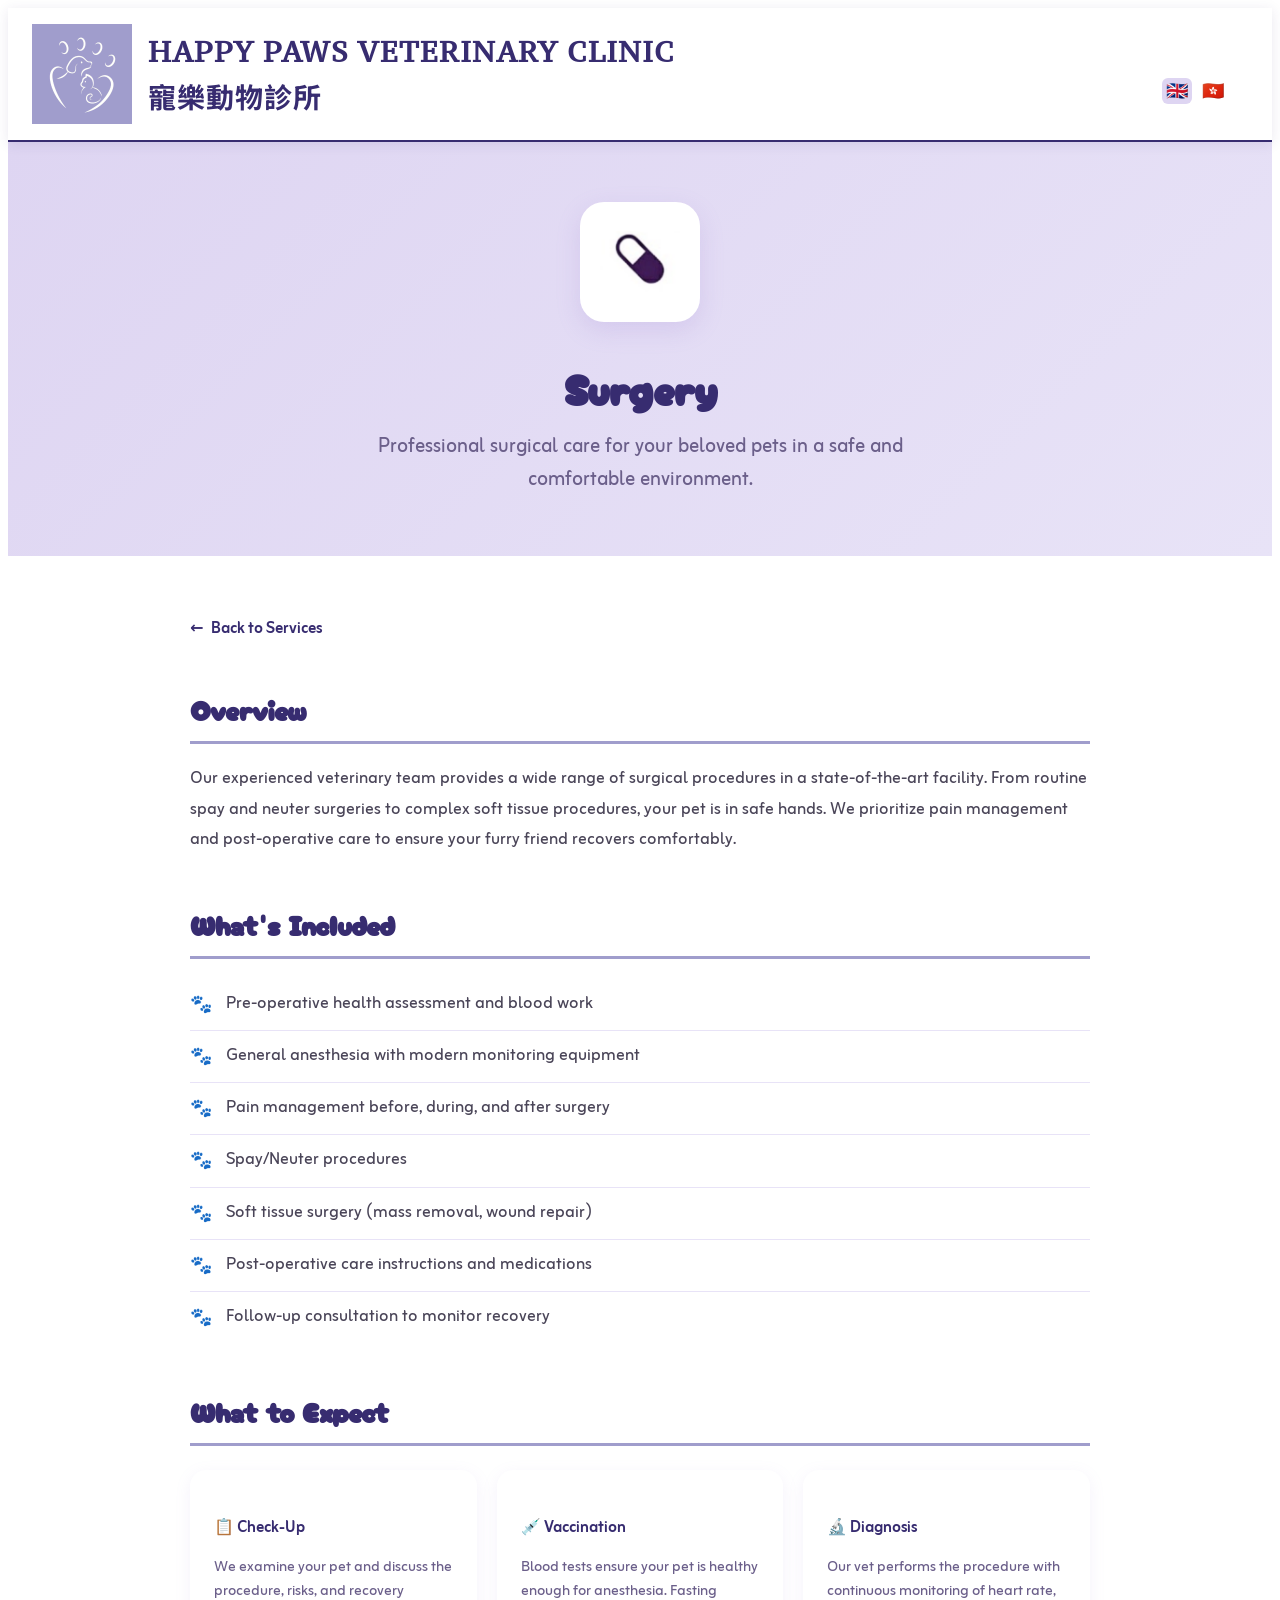
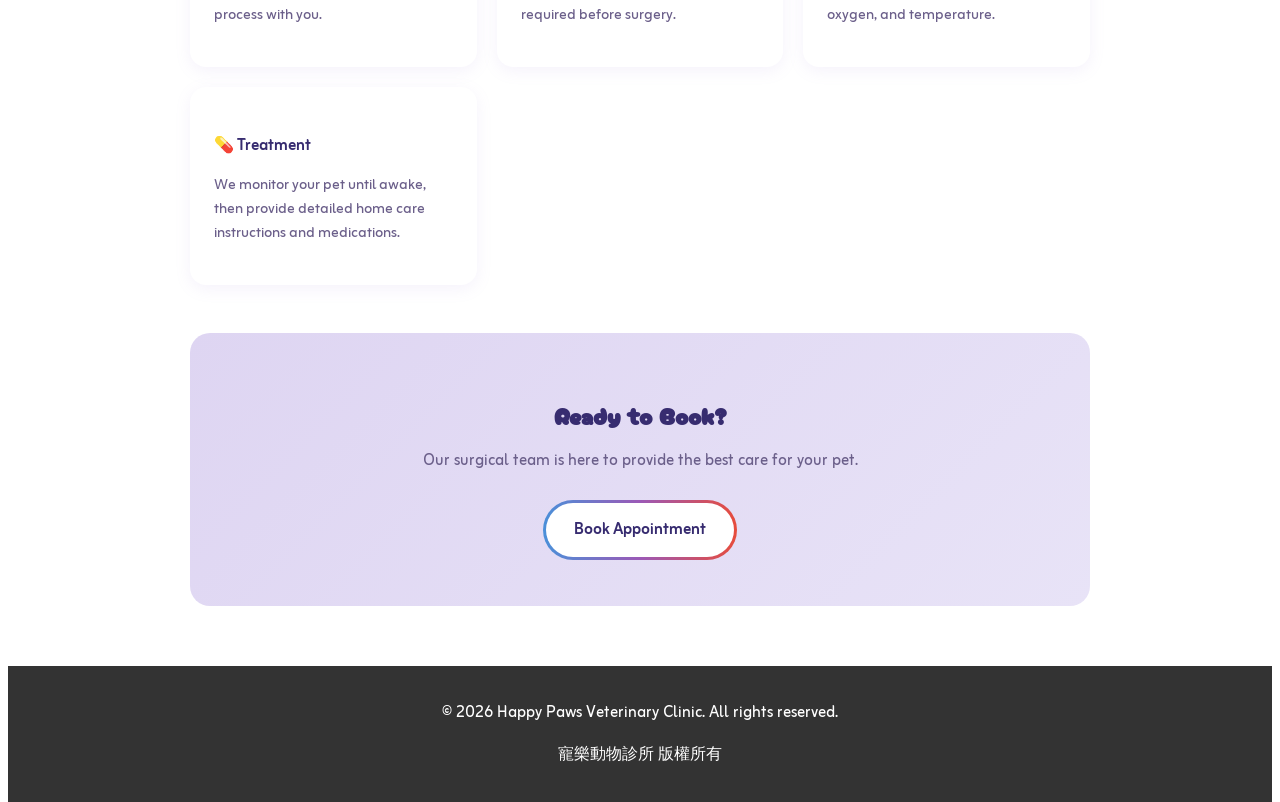
<file: medicine.html>
<!DOCTYPE html>
<html lang="en">
<head>
  <meta charset="UTF-8" />
  <meta name="viewport" content="width=device-width, initial-scale=1" />
  <title>Medicine - Happy Paws Veterinary Clinic</title>
  <meta name="description" content="Veterinary medicine and general health checkups for cats and dogs in Tai Po, Hong Kong. Vaccinations, diagnosis, and treatment at Happy Paws.">
  <meta name="robots" content="index, follow">
  <meta property="og:type" content="website">
  <meta property="og:title" content="Medicine - Happy Paws Veterinary Clinic">
  <meta property="og:description" content="Veterinary medicine and general health checkups for cats and dogs in Tai Po, Hong Kong. Vaccinations, diagnosis, and treatment at Happy Paws.">
  <meta property="og:url" content="https://happypawshk.com/medicine.html">
  <meta property="og:image" content="https://happypawshk.com/assets/img/logo.png">
  <link rel="canonical" href="https://happypawshk.com/medicine.html">
  <link rel="stylesheet" href="assets/css/styles.css?v=2">
  <link href="https://fonts.googleapis.com/css2?family=Cherry+Bomb+One&family=Noto+Sans+HK:wght@400;700&family=PT+Serif+Caption&family=Zain:wght@400;700&display=swap" rel="stylesheet">
  <script src="assets/js/lang-v2.js" defer></script>
  <script src="assets/js/main.js" defer></script>
  <style>
    .service-hero {
      background: linear-gradient(135deg, #DED5F2 0%, #E8E3F7 100%);
      padding: 60px 20px;
      text-align: center;
    }
    .service-hero-icon {
      width: 120px;
      height: 120px;
      margin: 0 auto 24px;
      background: #fff;
      border-radius: 24px;
      display: flex;
      align-items: center;
      justify-content: center;
      box-shadow: 0 8px 24px rgba(155, 126, 212, 0.2);
    }
    .service-hero-icon img {
      width: 80px;
      height: 80px;
      object-fit: contain;
    }
    .service-hero h1 {
      font-family: "Cherry Bomb One", "Poppins", sans-serif;
      font-size: 42px;
      color: #372C70;
      margin-bottom: 12px;
    }
    .service-hero .subtitle {
      font-size: 20px;
      color: #6B5F8A;
      max-width: 600px;
      margin: 0 auto;
    }
    .service-content {
      max-width: 900px;
      margin: 0 auto;
      padding: 60px 20px;
    }
    .service-section {
      margin-bottom: 48px;
    }
    .service-section h2 {
      font-family: "Cherry Bomb One", "Poppins", sans-serif;
      font-size: 28px;
      color: #372C70;
      margin-bottom: 20px;
      padding-bottom: 12px;
      border-bottom: 3px solid #A09DCC;
    }
    .service-section p {
      font-size: 17px;
      line-height: 1.8;
      color: #4A4558;
    }
    .service-section ul {
      list-style: none;
      padding: 0;
    }
    .service-section li {
      padding: 12px 0 12px 36px;
      position: relative;
      font-size: 17px;
      line-height: 1.6;
      color: #4A4558;
      border-bottom: 1px solid #E8E3F7;
    }
    .service-section li:last-child {
      border-bottom: none;
    }
    .service-section li::before {
      content: "🐾";
      position: absolute;
      left: 0;
      font-size: 18px;
    }
    .service-cta {
      background: linear-gradient(135deg, #DED5F2 0%, #E8E3F7 100%);
      padding: 40px;
      border-radius: 20px;
      text-align: center;
      margin-top: 48px;
    }
    .service-cta h3 {
      font-family: "Cherry Bomb One", "Poppins", sans-serif;
      font-size: 24px;
      color: #372C70;
      margin-bottom: 16px;
    }
    .cta-button {
      background: #FFFFFF;
      color: #372C70;
      padding: 14px 28px;
      border-radius: 30px;
      font-weight: 700;
      text-decoration: none;
      display: inline-block;
      border: 3px solid transparent;
      background-image: linear-gradient(#FFFFFF, #FFFFFF), linear-gradient(90deg, #4A90D9, #9B59B6, #E74C3C);
      background-origin: border-box;
      background-clip: padding-box, border-box;
    }
    .cta-button:hover {
      transform: translateY(-2px);
      box-shadow: 0 6px 20px rgba(155, 126, 212, 0.3);
    }
    .back-link {
      display: inline-flex;
      align-items: center;
      gap: 8px;
      color: #372C70;
      text-decoration: none;
      font-weight: 600;
      margin-bottom: 24px;
      transition: color 0.2s;
    }
    .back-link:hover {
      color: #8B6EC4;
    }
    .info-cards {
      display: grid;
      grid-template-columns: repeat(auto-fit, minmax(250px, 1fr));
      gap: 20px;
      margin-top: 24px;
    }
    .info-card {
      background: #fff;
      padding: 24px;
      border-radius: 16px;
      box-shadow: 0 4px 16px rgba(155, 126, 212, 0.1);
    }
    .info-card h4 {
      color: #372C70;
      font-size: 16px;
      margin-bottom: 12px;
      display: flex;
      align-items: center;
      gap: 8px;
    }
    .info-card p {
      font-size: 15px;
      line-height: 1.6;
      color: #6B5F8A;
    }
  </style>
</head>
<body>
  <nav class="site-nav">
    <div class="brand"><img src="assets/img/logo.png" alt="Happy Paws" class="nav-logo">
      <div class="brand-text">
        <div class="brand-en">HAPPY PAWS VETERINARY CLINIC</div>
        <div class="brand-cn">寵樂動物診所</div>
      </div>
    </div>
    <div class="nav-right">
      <div class="lang-switcher" aria-label="Language switcher">
        <button class="lang-btn active" data-lang="en" aria-label="English">🇬🇧</button>
        <button class="lang-btn" data-lang="zh" aria-label="Traditional Chinese">🇭🇰</button>
      </div>
    </div>
  </nav>

  <section class="service-hero">
    <div class="service-hero-icon">
      <img src="assets/img/icon-medicine.png" alt="Medicine">
    </div>
    <h1 data-lang="service-title">Medicine</h1>
    <p class="subtitle" data-lang="service-subtitle">Comprehensive medical care to keep your pets healthy and happy throughout their lives.</p>
  </section>

  <section class="service-content">
    <a href="index.html" class="back-link">← <span data-lang="back">Back to Services</span></a>

    <div class="service-section">
      <h2 data-lang="overview">Overview</h2>
      <p data-lang="overview-text">Our medicine services cover all aspects of your pet's health, from routine check-ups to diagnosis and treatment of illness. We believe in preventive care as the foundation of good health, helping your furry companions live longer, happier lives.</p>
    </div>

    <div class="service-section">
      <h2 data-lang="includes">What's Included</h2>
      <ul>
        <li data-lang="inc-1">Annual health check-ups and wellness exams</li>
        <li data-lang="inc-2">Vaccinations and booster shots</li>
        <li data-lang="inc-3">Parasite prevention and treatment (fleas, ticks, worms)</li>
        <li data-lang="inc-4">Diagnosis and treatment of common illnesses</li>
        <li data-lang="inc-5">Prescription medications and supplements</li>
        <li data-lang="inc-6">Senior pet care and health monitoring</li>
        <li data-lang="inc-7">Nutritional advice and weight management</li>
      </ul>
    </div>

    <div class="service-section">
      <h2 data-lang="process">What to Expect</h2>
      <div class="info-cards">
        <div class="info-card">
          <h4>📋 Check-Up</h4>
          <p data-lang="proc-1">Full physical examination from head to tail, checking eyes, ears, teeth, skin, and coat.</p>
        </div>
        <div class="info-card">
          <h4>💉 Vaccination</h4>
          <p data-lang="proc-2">Core and non-core vaccines tailored to your pet's lifestyle and risk factors.</p>
        </div>
        <div class="info-card">
          <h4>🔬 Diagnosis</h4>
          <p data-lang="proc-3">If your pet is unwell, we perform tests to identify the cause and recommend treatment.</p>
        </div>
        <div class="info-card">
          <h4>💊 Treatment</h4>
          <p data-lang="proc-4">Personalized treatment plan including medications, lifestyle changes, and follow-up care.</p>
        </div>
      </div>
    </div>

    <div class="service-cta">
      <h3 data-lang="ready">Ready to Book?</h3>
      <p data-lang="cta-text" style="margin-bottom: 20px; color: #6B5F8A;">Schedule a check-up today and give your pet the gift of good health.</p>
      <a href="tel:26532287" class="cta-button" data-lang="book-now">Book Appointment</a>
    </div>
  </section>

  <footer>
    <p>© 2026 Happy Paws Veterinary Clinic. All rights reserved.</p>
    <p>寵樂動物診所 版權所有</p>
  </footer>
</body>
</html>
</file>
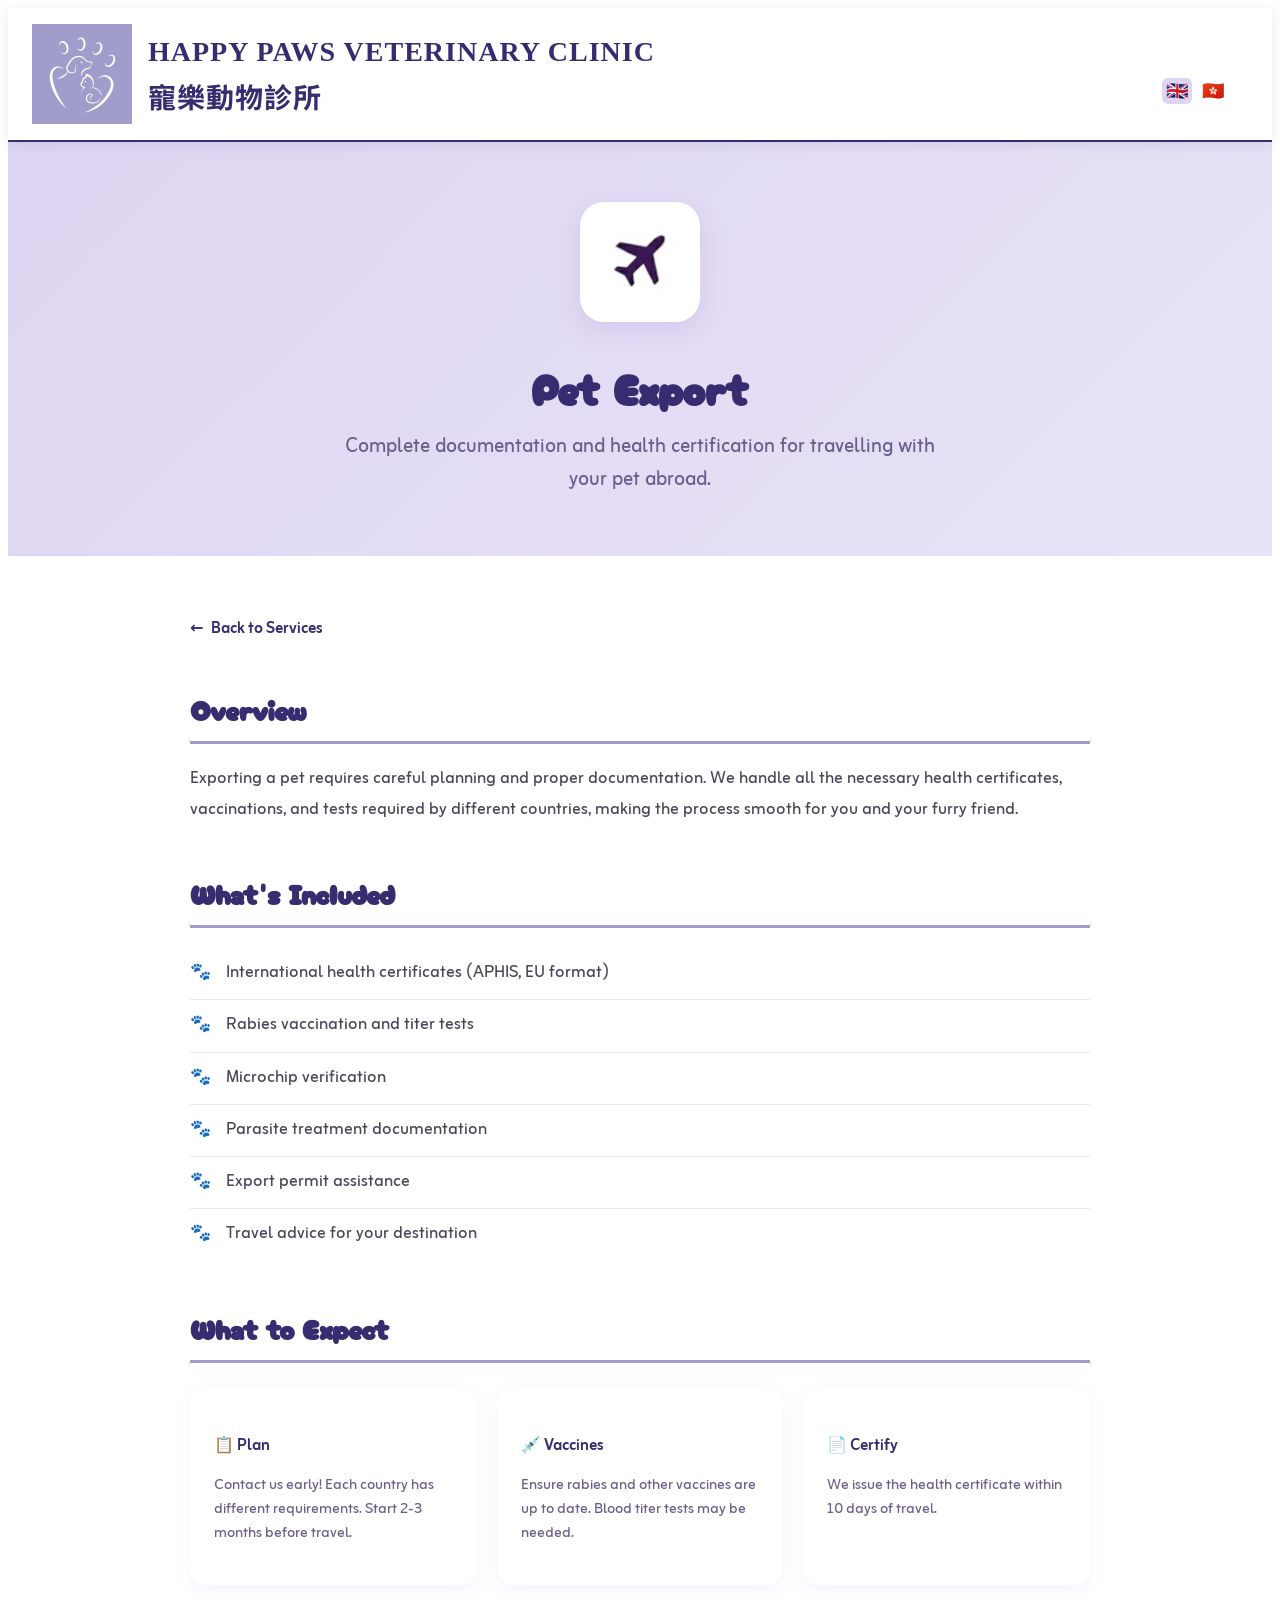
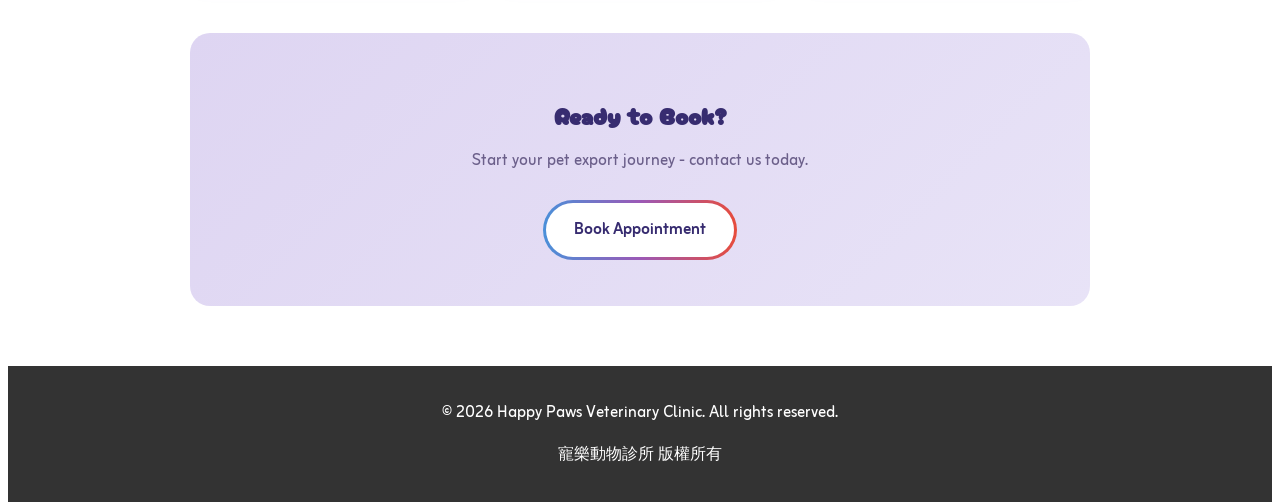
<file: pet-export.html>
<!DOCTYPE html>
<html lang="en">
<head>
  <meta charset="UTF-8" /><meta name="viewport" content="width=device-width, initial-scale=1" />
  <title>Pet Export - Happy Paws Veterinary Clinic</title>
  <meta name="description" content="Pet export documentation and health certificates in Tai Po, Hong Kong. We handle all vaccinations and tests required for international pet travel.">
  <meta name="robots" content="index, follow">
  <meta property="og:type" content="website">
  <meta property="og:title" content="Pet Export - Happy Paws Veterinary Clinic">
  <meta property="og:description" content="Pet export documentation and health certificates in Tai Po, Hong Kong. We handle all vaccinations and tests required for international pet travel.">
  <meta property="og:url" content="https://happypawshk.com/pet-export.html">
  <meta property="og:image" content="https://happypawshk.com/assets/img/logo.png">
  <link rel="canonical" href="https://happypawshk.com/pet-export.html">
  <link rel="stylesheet" href="assets/css/styles.css?v=2">
  <link href="https://fonts.googleapis.com/css2?family=Cherry+Bomb+One&family=Noto+Sans+HK:wght@400;700&family=Zain:wght@400;700&display=swap" rel="stylesheet">
  <script src="assets/js/lang-v2.js" defer></script><script src="assets/js/main.js" defer></script>
  <style>
    .service-hero { background: linear-gradient(135deg, #DED5F2 0%, #E8E3F7 100%); padding: 60px 20px; text-align: center; }
    .service-hero-icon { width: 120px; height: 120px; margin: 0 auto 24px; background: #fff; border-radius: 24px; display: flex; align-items: center; justify-content: center; box-shadow: 0 8px 24px rgba(155, 126, 212, 0.2); }
    .service-hero-icon img { width: 80px; height: 80px; object-fit: contain; }
    .service-hero h1 { font-family: "Cherry Bomb One", sans-serif; font-size: 42px; color: #372C70; margin-bottom: 12px; }
    .service-hero .subtitle { font-size: 20px; color: #6B5F8A; max-width: 600px; margin: 0 auto; }
    .service-content { max-width: 900px; margin: 0 auto; padding: 60px 20px; }
    .service-section { margin-bottom: 48px; }
    .service-section h2 { font-family: "Cherry Bomb One", sans-serif; font-size: 28px; color: #372C70; margin-bottom: 20px; padding-bottom: 12px; border-bottom: 3px solid #A09DCC; }
    .service-section p { font-size: 17px; line-height: 1.8; color: #4A4558; }
    .service-section ul { list-style: none; padding: 0; }
    .service-section li { padding: 12px 0 12px 36px; position: relative; font-size: 17px; line-height: 1.6; color: #4A4558; border-bottom: 1px solid #E8E3F7; }
    .service-section li:last-child { border-bottom: none; }
    .service-section li::before { content: "🐾"; position: absolute; left: 0; }
    .service-cta { background: linear-gradient(135deg, #DED5F2 0%, #E8E3F7 100%); padding: 40px; border-radius: 20px; text-align: center; margin-top: 48px; }
    .service-cta h3 { font-family: "Cherry Bomb One", sans-serif; font-size: 24px; color: #372C70; margin-bottom: 16px; }
    .cta-button { background: #FFFFFF; color: #372C70; padding: 14px 28px; border-radius: 30px; font-weight: 700; text-decoration: none; display: inline-block; border: 3px solid transparent; background-image: linear-gradient(#FFFFFF, #FFFFFF), linear-gradient(90deg, #4A90D9, #9B59B6, #E74C3C); background-origin: border-box; background-clip: padding-box, border-box; }
    .cta-button:hover { transform: translateY(-2px); box-shadow: 0 6px 20px rgba(155, 126, 212, 0.3); }
    .back-link { display: inline-flex; align-items: center; gap: 8px; color: #372C70; text-decoration: none; font-weight: 600; margin-bottom: 24px; }
    .info-cards { display: grid; grid-template-columns: repeat(auto-fit, minmax(250px, 1fr)); gap: 20px; margin-top: 24px; }
    .info-card { background: #fff; padding: 24px; border-radius: 16px; box-shadow: 0 4px 16px rgba(155, 126, 212, 0.1); }
    .info-card h4 { color: #372C70; font-size: 16px; margin-bottom: 12px; }
    .info-card p { font-size: 15px; line-height: 1.6; color: #6B5F8A; }
  </style>
</head>
<body>
  <nav class="site-nav">
    <div class="brand"><img src="assets/img/logo.png" alt="Happy Paws" class="nav-logo"><div class="brand-text"><div class="brand-en">HAPPY PAWS VETERINARY CLINIC</div><div class="brand-cn">寵樂動物診所</div></div></div>
    <div class="nav-right"><div class="lang-switcher"><button class="lang-btn active" data-lang="en">🇬🇧</button><button class="lang-btn" data-lang="zh">🇭🇰</button></div></div>
  </nav>
  <section class="service-hero"><div class="service-hero-icon"><img src="assets/img/icon-pet-export.png" alt="Pet Export"></div><h1 data-lang="export-title">Pet Export</h1><p class="subtitle" data-lang="export-subtitle">Complete documentation and health certification for travelling with your pet abroad.</p></section>
  <section class="service-content">
    <a href="index.html" class="back-link">← <span data-lang="back">Back to Services</span></a>
    <div class="service-section"><h2 data-lang="overview">Overview</h2><p data-lang="export-overview">Exporting a pet requires careful planning and proper documentation. We handle all the necessary health certificates, vaccinations, and tests required by different countries, making the process smooth for you and your furry friend.</p></div>
    <div class="service-section"><h2 data-lang="includes">What's Included</h2><ul><li>International health certificates (APHIS, EU format)</li><li>Rabies vaccination and titer tests</li><li>Microchip verification</li><li>Parasite treatment documentation</li><li>Export permit assistance</li><li>Travel advice for your destination</li></ul></div>
    <div class="service-section"><h2 data-lang="process">What to Expect</h2><div class="info-cards"><div class="info-card"><h4>📋 Plan</h4><p>Contact us early! Each country has different requirements. Start 2-3 months before travel.</p></div><div class="info-card"><h4>💉 Vaccines</h4><p>Ensure rabies and other vaccines are up to date. Blood titer tests may be needed.</p></div><div class="info-card"><h4>📄 Certify</h4><p>We issue the health certificate within 10 days of travel.</p></div></div></div>
    <div class="service-cta"><h3 data-lang="ready">Ready to Book?</h3><p style="margin-bottom:20px;color:#6B5F8A;" data-lang="export-cta-text">Start your pet export journey - contact us today.</p><a href="tel:26532287" class="cta-button" data-lang="book-now">Book Appointment</a></div>
  </section>
  <footer><p>© 2026 Happy Paws Veterinary Clinic. All rights reserved.</p><p>寵樂動物診所 版權所有</p></footer>
</body>
</html>
</file>
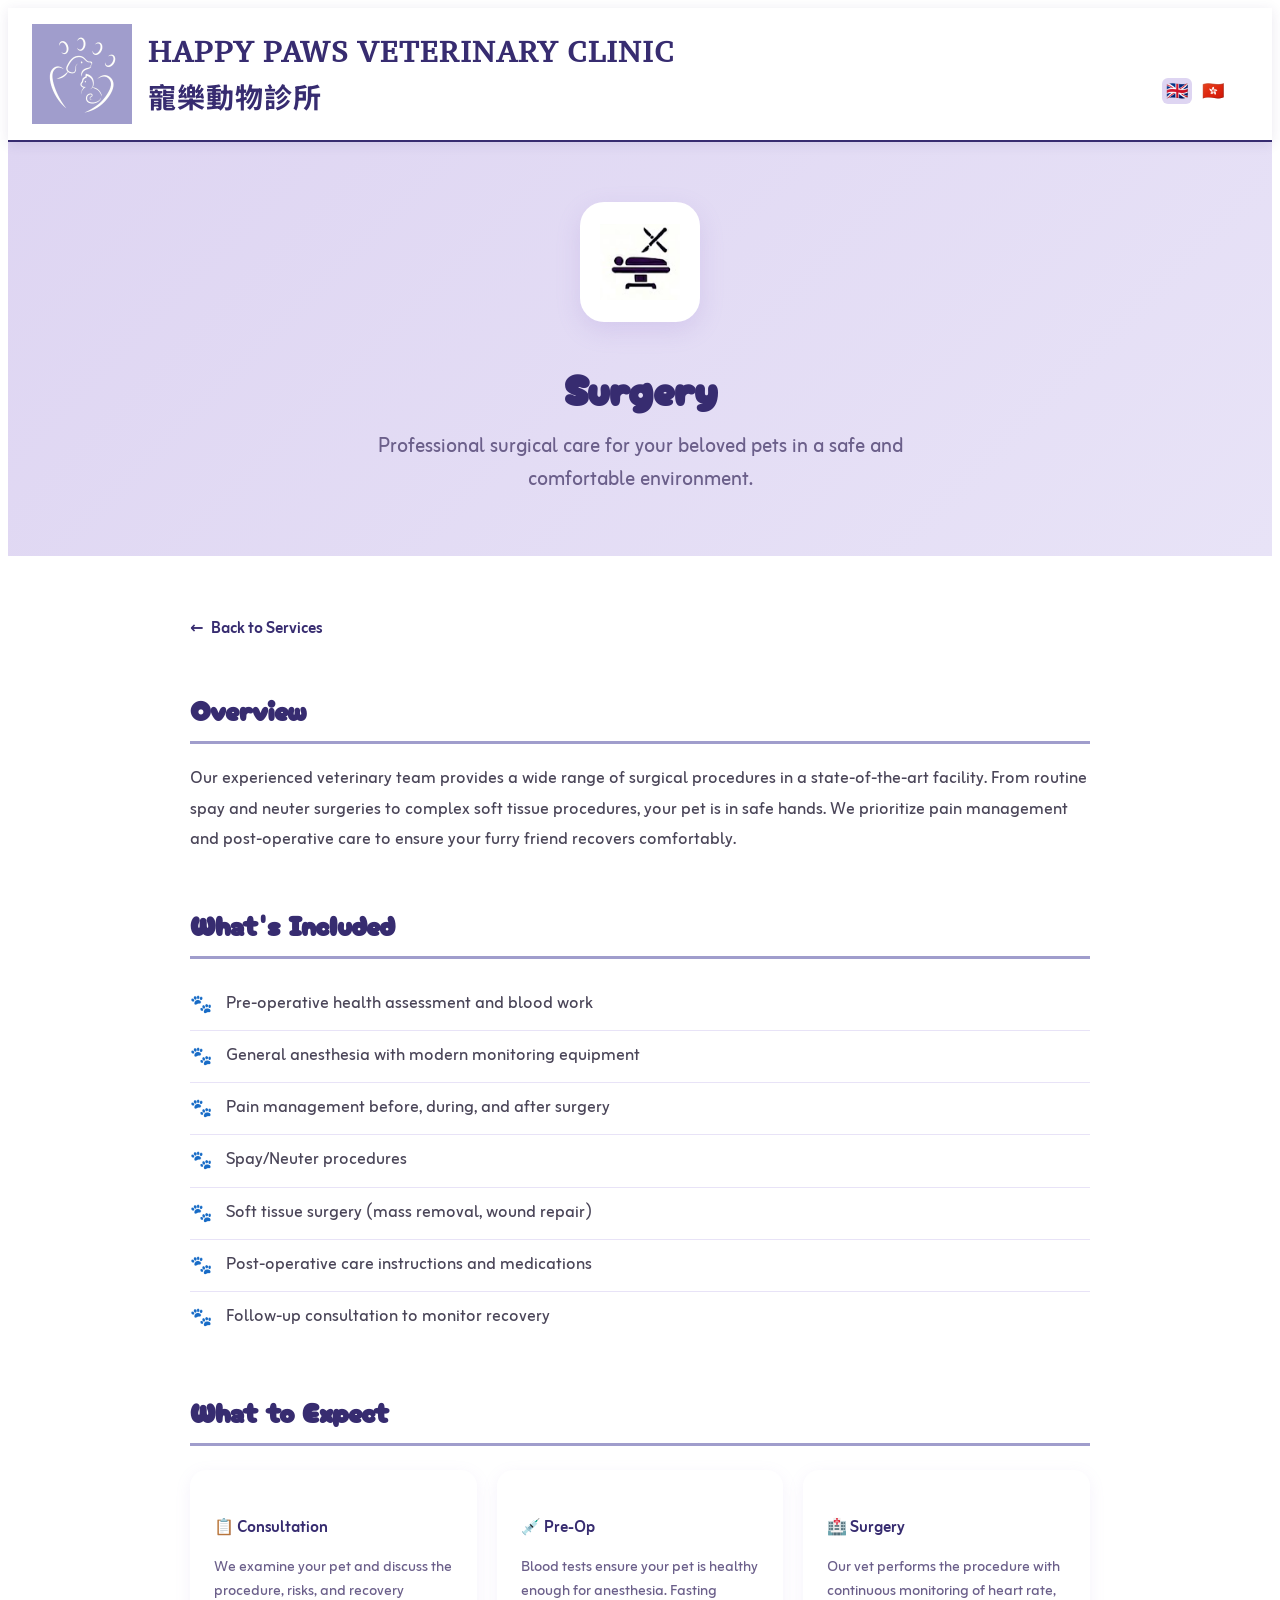
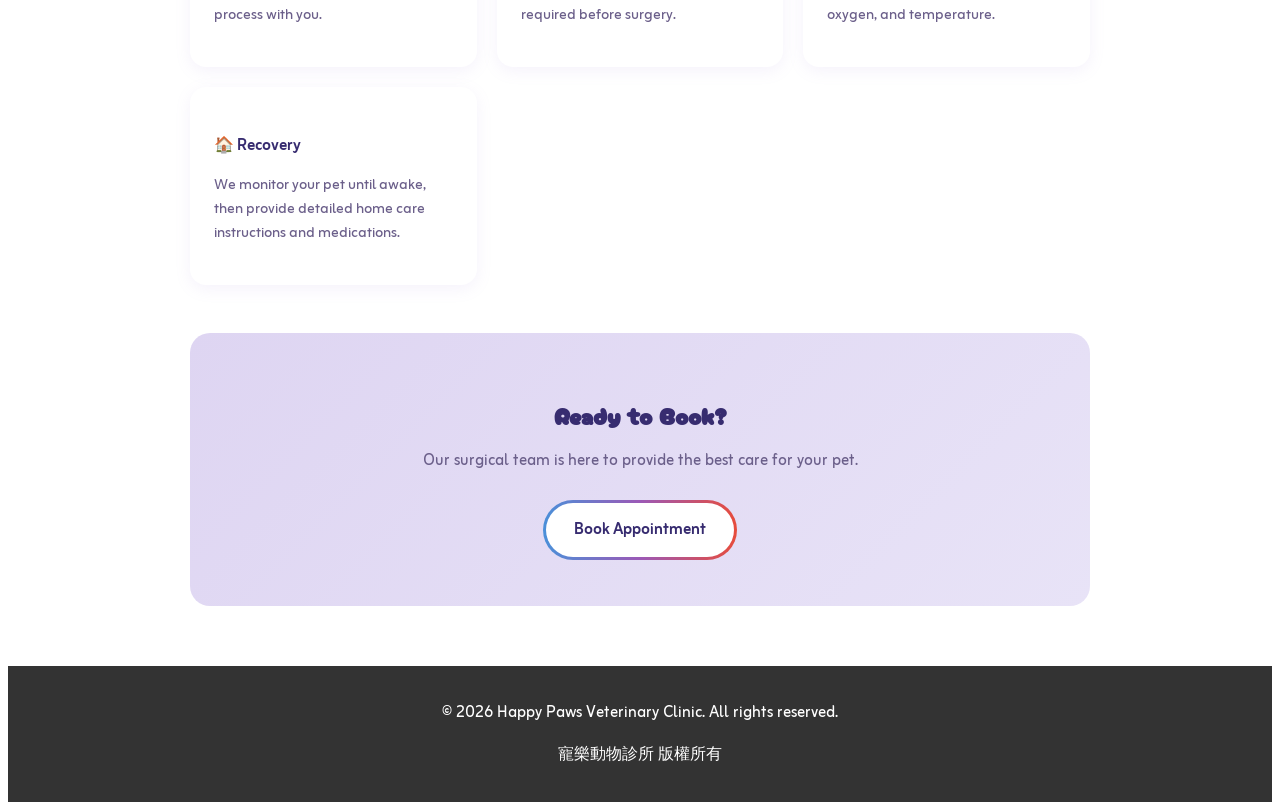
<file: surgery.html>
<!DOCTYPE html>
<html lang="en">
<head>
  <meta charset="UTF-8" />
  <meta name="viewport" content="width=device-width, initial-scale=1" />
  <title>Surgery - Happy Paws Veterinary Clinic</title>
  <meta name="description" content="Professional veterinary surgery in Tai Po, Hong Kong — spay/neuter, soft tissue procedures, and post-operative care at Happy Paws Veterinary Clinic.">
  <meta name="robots" content="index, follow">
  <meta property="og:type" content="website">
  <meta property="og:title" content="Surgery - Happy Paws Veterinary Clinic">
  <meta property="og:description" content="Professional veterinary surgery in Tai Po, Hong Kong — spay/neuter, soft tissue procedures, and post-operative care at Happy Paws Veterinary Clinic.">
  <meta property="og:url" content="https://happypawshk.com/surgery.html">
  <meta property="og:image" content="https://happypawshk.com/assets/img/logo.png">
  <link rel="canonical" href="https://happypawshk.com/surgery.html">
  <link rel="stylesheet" href="assets/css/styles.css?v=2">
  <link href="https://fonts.googleapis.com/css2?family=Cherry+Bomb+One&family=Noto+Sans+HK:wght@400;700&family=PT+Serif+Caption&family=Zain:wght@400;700&display=swap" rel="stylesheet">
  <script src="assets/js/lang-v2.js" defer></script>
  <script src="assets/js/main.js" defer></script>
  <style>
    .service-hero {
      background: linear-gradient(135deg, #DED5F2 0%, #E8E3F7 100%);
      padding: 60px 20px;
      text-align: center;
    }
    .service-hero-icon {
      width: 120px;
      height: 120px;
      margin: 0 auto 24px;
      background: #fff;
      border-radius: 24px;
      display: flex;
      align-items: center;
      justify-content: center;
      box-shadow: 0 8px 24px rgba(155, 126, 212, 0.2);
    }
    .service-hero-icon img {
      width: 80px;
      height: 80px;
      object-fit: contain;
    }
    .service-hero h1 {
      font-family: "Cherry Bomb One", "Poppins", sans-serif;
      font-size: 42px;
      color: #372C70;
      margin-bottom: 12px;
    }
    .service-hero .subtitle {
      font-size: 20px;
      color: #6B5F8A;
      max-width: 600px;
      margin: 0 auto;
    }
    .service-content {
      max-width: 900px;
      margin: 0 auto;
      padding: 60px 20px;
    }
    .service-section {
      margin-bottom: 48px;
    }
    .service-section h2 {
      font-family: "Cherry Bomb One", "Poppins", sans-serif;
      font-size: 28px;
      color: #372C70;
      margin-bottom: 20px;
      padding-bottom: 12px;
      border-bottom: 3px solid #A09DCC;
    }
    .service-section p {
      font-size: 17px;
      line-height: 1.8;
      color: #4A4558;
    }
    .service-section ul {
      list-style: none;
      padding: 0;
    }
    .service-section li {
      padding: 12px 0 12px 36px;
      position: relative;
      font-size: 17px;
      line-height: 1.6;
      color: #4A4558;
      border-bottom: 1px solid #E8E3F7;
    }
    .service-section li:last-child {
      border-bottom: none;
    }
    .service-section li::before {
      content: "🐾";
      position: absolute;
      left: 0;
      font-size: 18px;
    }
    .service-cta {
      background: linear-gradient(135deg, #DED5F2 0%, #E8E3F7 100%);
      padding: 40px;
      border-radius: 20px;
      text-align: center;
      margin-top: 48px;
    }
    .service-cta h3 {
      font-family: "Cherry Bomb One", "Poppins", sans-serif;
      font-size: 24px;
      color: #372C70;
      margin-bottom: 16px;
    }
    .cta-button {
      background: #FFFFFF;
      color: #372C70;
      padding: 14px 28px;
      border-radius: 30px;
      font-weight: 700;
      text-decoration: none;
      display: inline-block;
      border: 3px solid transparent;
      background-image: linear-gradient(#FFFFFF, #FFFFFF), linear-gradient(90deg, #4A90D9, #9B59B6, #E74C3C);
      background-origin: border-box;
      background-clip: padding-box, border-box;
    }
    .cta-button:hover {
      transform: translateY(-2px);
      box-shadow: 0 6px 20px rgba(155, 126, 212, 0.3);
    }
    .back-link {
      display: inline-flex;
      align-items: center;
      gap: 8px;
      color: #372C70;
      text-decoration: none;
      font-weight: 600;
      margin-bottom: 24px;
      transition: color 0.2s;
    }
    .back-link:hover {
      color: #8B6EC4;
    }
    .info-cards {
      display: grid;
      grid-template-columns: repeat(auto-fit, minmax(250px, 1fr));
      gap: 20px;
      margin-top: 24px;
    }
    .info-card {
      background: #fff;
      padding: 24px;
      border-radius: 16px;
      box-shadow: 0 4px 16px rgba(155, 126, 212, 0.1);
    }
    .info-card h4 {
      color: #372C70;
      font-size: 16px;
      margin-bottom: 12px;
      display: flex;
      align-items: center;
      gap: 8px;
    }
    .info-card p {
      font-size: 15px;
      line-height: 1.6;
      color: #6B5F8A;
    }
  </style>
</head>
<body>
  <nav class="site-nav">
    <div class="brand"><img src="assets/img/logo.png" alt="Happy Paws" class="nav-logo">
      <div class="brand-text">
        <div class="brand-en">HAPPY PAWS VETERINARY CLINIC</div>
        <div class="brand-cn">寵樂動物診所</div>
      </div>
    </div>
    <div class="nav-right">
      <div class="lang-switcher" aria-label="Language switcher">
        <button class="lang-btn active" data-lang="en" aria-label="English">🇬🇧</button>
        <button class="lang-btn" data-lang="zh" aria-label="Traditional Chinese">🇭🇰</button>
      </div>
    </div>
  </nav>

  <section class="service-hero">
    <div class="service-hero-icon">
      <img src="assets/img/icon-surgery.png" alt="Surgery">
    </div>
    <h1 data-lang="service-title">Surgery</h1>
    <p class="subtitle" data-lang="service-subtitle">Professional surgical care for your beloved pets in a safe and comfortable environment.</p>
  </section>

  <section class="service-content">
    <a href="index.html" class="back-link">← <span data-lang="back">Back to Services</span></a>

    <div class="service-section">
      <h2 data-lang="overview">Overview</h2>
      <p data-lang="overview-text">Our experienced veterinary team provides a wide range of surgical procedures in a state-of-the-art facility. From routine spay and neuter surgeries to complex soft tissue procedures, your pet is in safe hands. We prioritize pain management and post-operative care to ensure your furry friend recovers comfortably.</p>
    </div>

    <div class="service-section">
      <h2 data-lang="includes">What's Included</h2>
      <ul>
        <li data-lang="inc-1">Pre-operative health assessment and blood work</li>
        <li data-lang="inc-2">General anesthesia with modern monitoring equipment</li>
        <li data-lang="inc-3">Pain management before, during, and after surgery</li>
        <li data-lang="inc-4">Spay/Neuter procedures</li>
        <li data-lang="inc-5">Soft tissue surgery (mass removal, wound repair)</li>
        <li data-lang="inc-6">Post-operative care instructions and medications</li>
        <li data-lang="inc-7">Follow-up consultation to monitor recovery</li>
      </ul>
    </div>

    <div class="service-section">
      <h2 data-lang="process">What to Expect</h2>
      <div class="info-cards">
        <div class="info-card">
          <h4>📋 Consultation</h4>
          <p data-lang="proc-1">We examine your pet and discuss the procedure, risks, and recovery process with you.</p>
        </div>
        <div class="info-card">
          <h4>💉 Pre-Op</h4>
          <p data-lang="proc-2">Blood tests ensure your pet is healthy enough for anesthesia. Fasting required before surgery.</p>
        </div>
        <div class="info-card">
          <h4>🏥 Surgery</h4>
          <p data-lang="proc-3">Our vet performs the procedure with continuous monitoring of heart rate, oxygen, and temperature.</p>
        </div>
        <div class="info-card">
          <h4>🏠 Recovery</h4>
          <p data-lang="proc-4">We monitor your pet until awake, then provide detailed home care instructions and medications.</p>
        </div>
      </div>
    </div>

    <div class="service-cta">
      <h3 data-lang="ready">Ready to Book?</h3>
      <p data-lang="cta-text" style="margin-bottom: 20px; color: #6B5F8A;">Our surgical team is here to provide the best care for your pet.</p>
      <a href="tel:26532287" class="cta-button" data-lang="book-now">Book Appointment</a>
    </div>
  </section>

  <footer>
    <p>© 2026 Happy Paws Veterinary Clinic. All rights reserved.</p>
    <p>寵樂動物診所 版權所有</p>
  </footer>
</body>
</html>
</file>
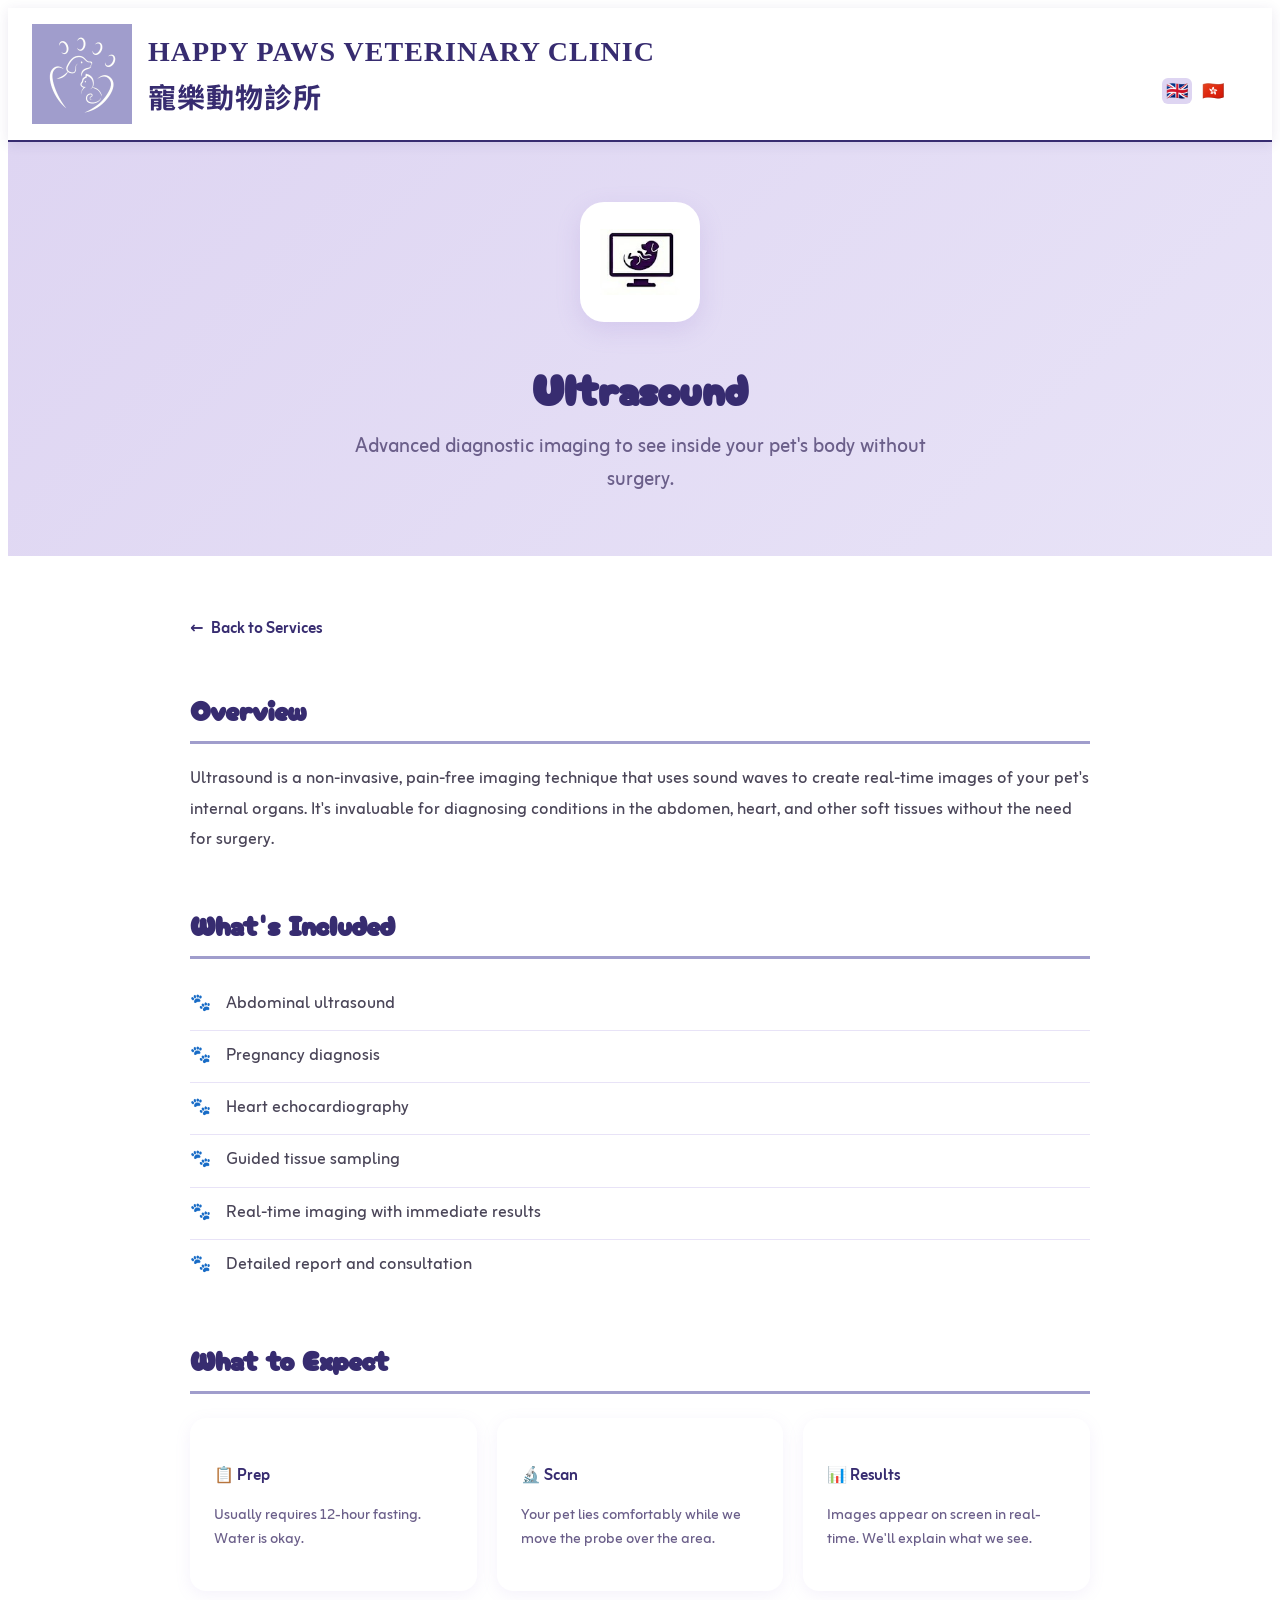
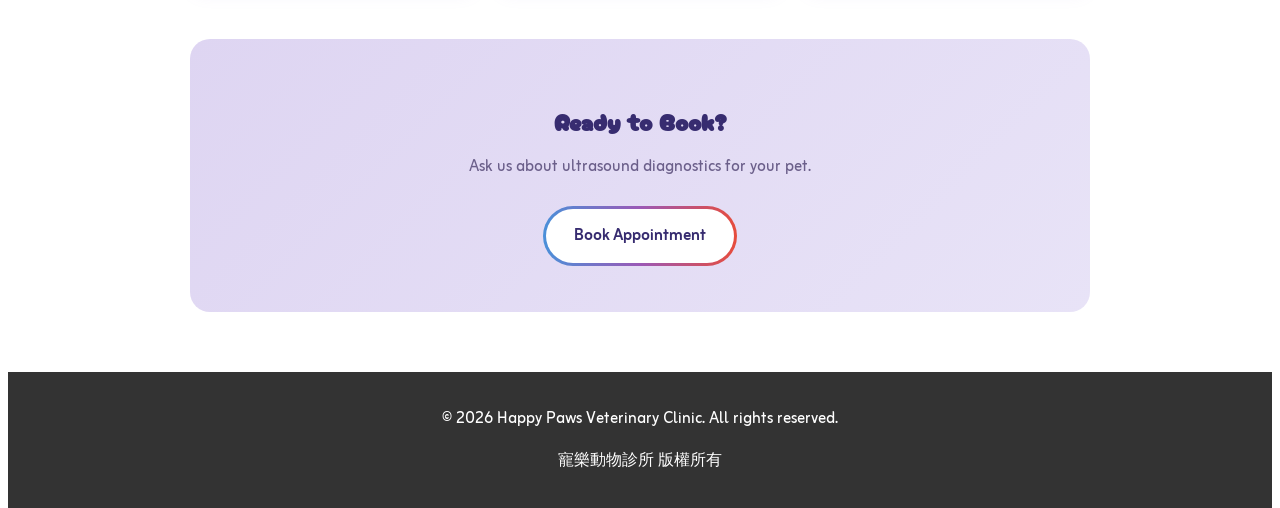
<file: ultrasound.html>
<!DOCTYPE html>
<html lang="en">
<head>
  <meta charset="UTF-8" /><meta name="viewport" content="width=device-width, initial-scale=1" />
  <title>Ultrasound - Happy Paws Veterinary Clinic</title>
  <meta name="description" content="Non-invasive pet ultrasound imaging in Tai Po, Hong Kong. Diagnostic imaging for abdomen, heart, and soft tissues at Happy Paws Veterinary Clinic.">
  <meta name="robots" content="index, follow">
  <meta property="og:type" content="website">
  <meta property="og:title" content="Ultrasound - Happy Paws Veterinary Clinic">
  <meta property="og:description" content="Non-invasive pet ultrasound imaging in Tai Po, Hong Kong. Diagnostic imaging for abdomen, heart, and soft tissues at Happy Paws Veterinary Clinic.">
  <meta property="og:url" content="https://happypawshk.com/ultrasound.html">
  <meta property="og:image" content="https://happypawshk.com/assets/img/logo.png">
  <link rel="canonical" href="https://happypawshk.com/ultrasound.html">
  <link rel="stylesheet" href="assets/css/styles.css?v=2">
  <link href="https://fonts.googleapis.com/css2?family=Cherry+Bomb+One&family=Noto+Sans+HK:wght@400;700&family=Zain:wght@400;700&display=swap" rel="stylesheet">
  <script src="assets/js/lang-v2.js" defer></script><script src="assets/js/main.js" defer></script>
  <style>
    .service-hero { background: linear-gradient(135deg, #DED5F2 0%, #E8E3F7 100%); padding: 60px 20px; text-align: center; }
    .service-hero-icon { width: 120px; height: 120px; margin: 0 auto 24px; background: #fff; border-radius: 24px; display: flex; align-items: center; justify-content: center; box-shadow: 0 8px 24px rgba(155, 126, 212, 0.2); }
    .service-hero-icon img { width: 80px; height: 80px; object-fit: contain; }
    .service-hero h1 { font-family: "Cherry Bomb One", sans-serif; font-size: 42px; color: #372C70; margin-bottom: 12px; }
    .service-hero .subtitle { font-size: 20px; color: #6B5F8A; max-width: 600px; margin: 0 auto; }
    .service-content { max-width: 900px; margin: 0 auto; padding: 60px 20px; }
    .service-section { margin-bottom: 48px; }
    .service-section h2 { font-family: "Cherry Bomb One", sans-serif; font-size: 28px; color: #372C70; margin-bottom: 20px; padding-bottom: 12px; border-bottom: 3px solid #A09DCC; }
    .service-section p { font-size: 17px; line-height: 1.8; color: #4A4558; }
    .service-section ul { list-style: none; padding: 0; }
    .service-section li { padding: 12px 0 12px 36px; position: relative; font-size: 17px; line-height: 1.6; color: #4A4558; border-bottom: 1px solid #E8E3F7; }
    .service-section li:last-child { border-bottom: none; }
    .service-section li::before { content: "🐾"; position: absolute; left: 0; }
    .service-cta { background: linear-gradient(135deg, #DED5F2 0%, #E8E3F7 100%); padding: 40px; border-radius: 20px; text-align: center; margin-top: 48px; }
    .service-cta h3 { font-family: "Cherry Bomb One", sans-serif; font-size: 24px; color: #372C70; margin-bottom: 16px; }
    .cta-button { background: #FFFFFF; color: #372C70; padding: 14px 28px; border-radius: 30px; font-weight: 700; text-decoration: none; display: inline-block; border: 3px solid transparent; background-image: linear-gradient(#FFFFFF, #FFFFFF), linear-gradient(90deg, #4A90D9, #9B59B6, #E74C3C); background-origin: border-box; background-clip: padding-box, border-box; }
    .cta-button:hover { transform: translateY(-2px); box-shadow: 0 6px 20px rgba(155, 126, 212, 0.3); }
    .back-link { display: inline-flex; align-items: center; gap: 8px; color: #372C70; text-decoration: none; font-weight: 600; margin-bottom: 24px; }
    .info-cards { display: grid; grid-template-columns: repeat(auto-fit, minmax(250px, 1fr)); gap: 20px; margin-top: 24px; }
    .info-card { background: #fff; padding: 24px; border-radius: 16px; box-shadow: 0 4px 16px rgba(155, 126, 212, 0.1); }
    .info-card h4 { color: #372C70; font-size: 16px; margin-bottom: 12px; }
    .info-card p { font-size: 15px; line-height: 1.6; color: #6B5F8A; }
  </style>
</head>
<body>
  <nav class="site-nav">
    <div class="brand"><img src="assets/img/logo.png" alt="Happy Paws" class="nav-logo"><div class="brand-text"><div class="brand-en">HAPPY PAWS VETERINARY CLINIC</div><div class="brand-cn">寵樂動物診所</div></div></div>
    <div class="nav-right"><div class="lang-switcher"><button class="lang-btn active" data-lang="en">🇬🇧</button><button class="lang-btn" data-lang="zh">🇭🇰</button></div></div>
  </nav>
  <section class="service-hero"><div class="service-hero-icon"><img src="assets/img/icon-ultrasound.png" alt="Ultrasound"></div><h1 data-lang="ultra-title">Ultrasound</h1><p class="subtitle" data-lang="ultra-subtitle">Advanced diagnostic imaging to see inside your pet's body without surgery.</p></section>
  <section class="service-content">
    <a href="index.html" class="back-link">← <span data-lang="back">Back to Services</span></a>
    <div class="service-section"><h2 data-lang="overview">Overview</h2><p data-lang="ultra-overview">Ultrasound is a non-invasive, pain-free imaging technique that uses sound waves to create real-time images of your pet's internal organs. It's invaluable for diagnosing conditions in the abdomen, heart, and other soft tissues without the need for surgery.</p></div>
    <div class="service-section"><h2 data-lang="includes">What's Included</h2><ul><li>Abdominal ultrasound</li><li>Pregnancy diagnosis</li><li>Heart echocardiography</li><li>Guided tissue sampling</li><li>Real-time imaging with immediate results</li><li>Detailed report and consultation</li></ul></div>
    <div class="service-section"><h2 data-lang="process">What to Expect</h2><div class="info-cards"><div class="info-card"><h4>📋 Prep</h4><p>Usually requires 12-hour fasting. Water is okay.</p></div><div class="info-card"><h4>🔬 Scan</h4><p>Your pet lies comfortably while we move the probe over the area.</p></div><div class="info-card"><h4>📊 Results</h4><p>Images appear on screen in real-time. We'll explain what we see.</p></div></div></div>
    <div class="service-cta"><h3 data-lang="ready">Ready to Book?</h3><p style="margin-bottom:20px;color:#6B5F8A;" data-lang="ultra-cta-text">Ask us about ultrasound diagnostics for your pet.</p><a href="tel:26532287" class="cta-button" data-lang="book-now">Book Appointment</a></div>
  </section>
  <footer><p>© 2026 Happy Paws Veterinary Clinic. All rights reserved.</p><p>寵樂動物診所 版權所有</p></footer>
</body>
</html>
</file>
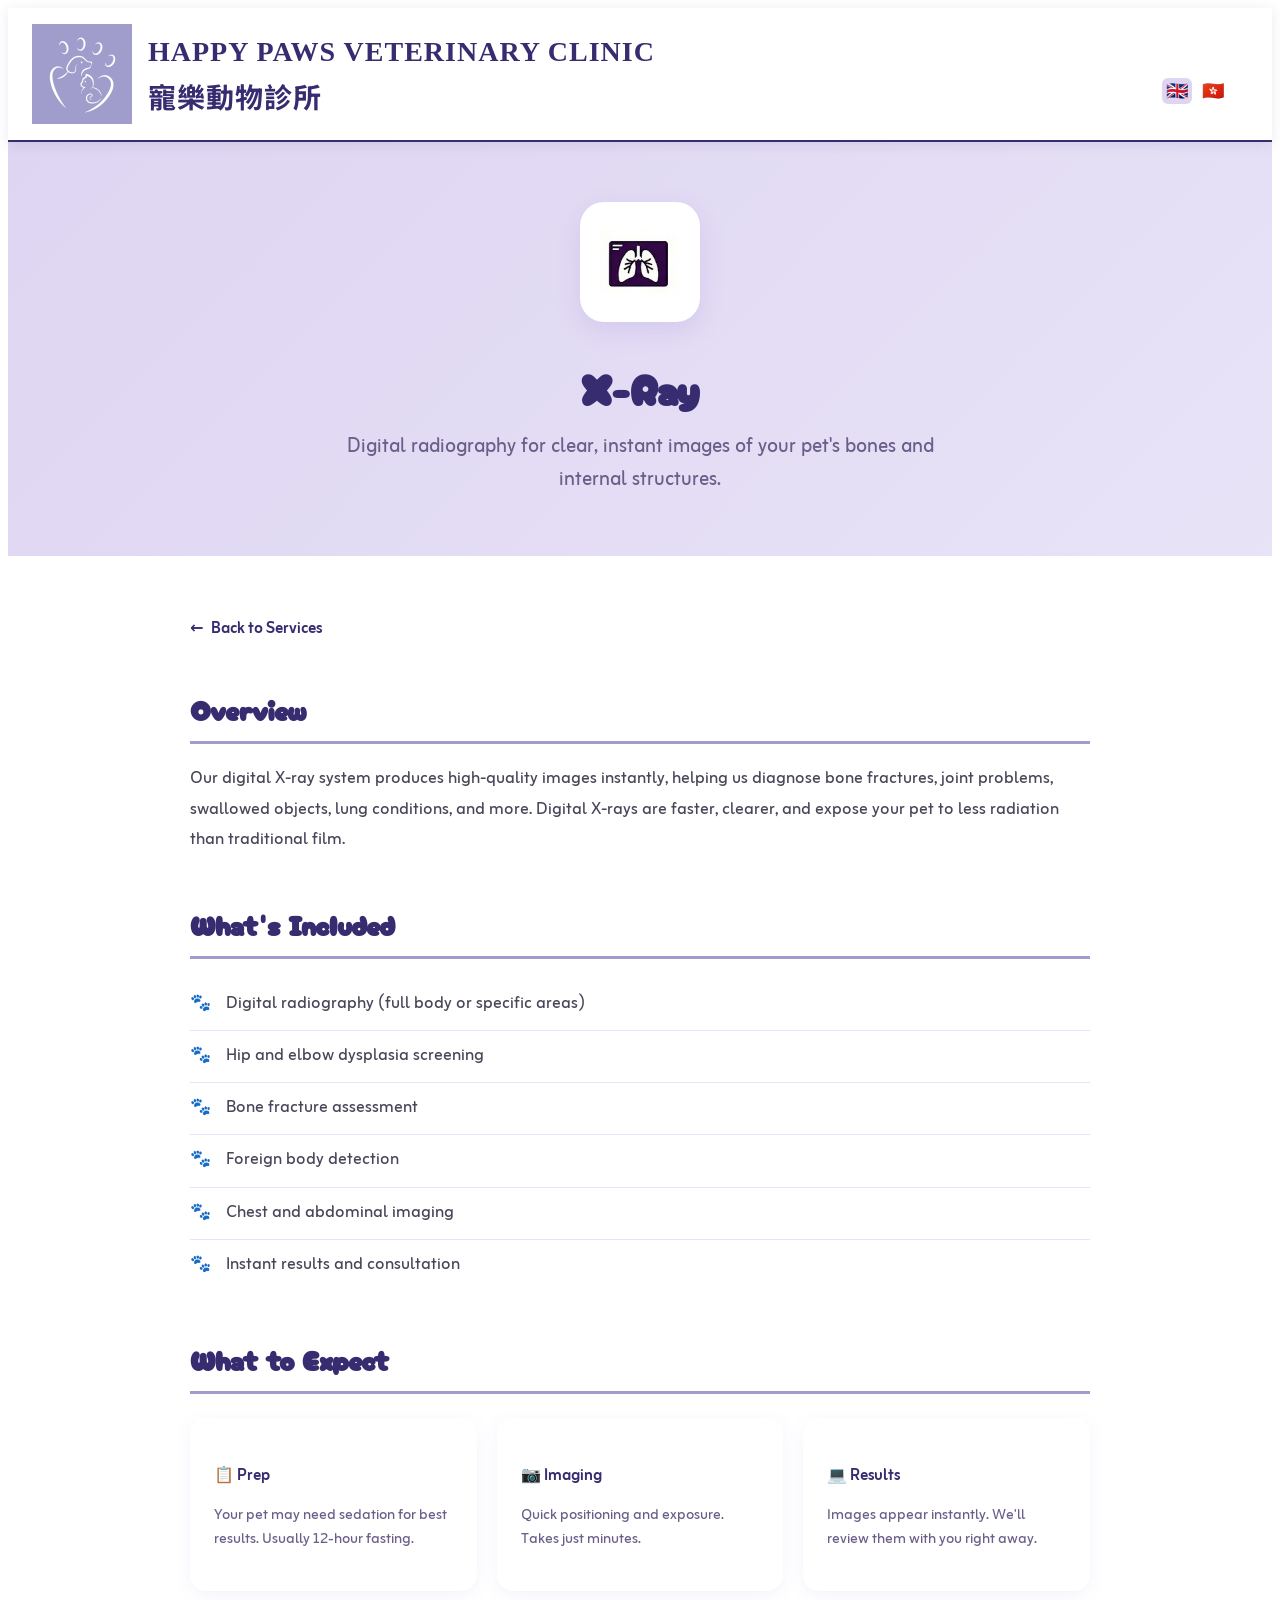
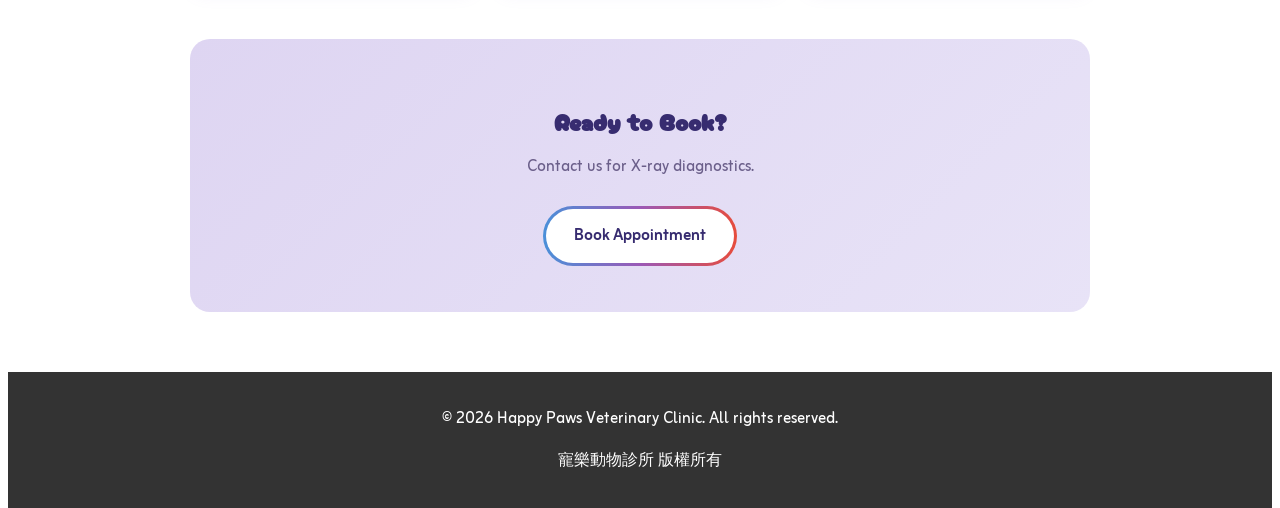
<file: xray.html>
<!DOCTYPE html>
<html lang="en">
<head>
  <meta charset="UTF-8" /><meta name="viewport" content="width=device-width, initial-scale=1" />
  <title>X-Ray - Happy Paws Veterinary Clinic</title>
  <meta name="description" content="Digital X-ray and radiography services for pets in Tai Po, Hong Kong. Fast, clear imaging for fractures, joints, and internal conditions at Happy Paws.">
  <meta name="robots" content="index, follow">
  <meta property="og:type" content="website">
  <meta property="og:title" content="X-Ray - Happy Paws Veterinary Clinic">
  <meta property="og:description" content="Digital X-ray and radiography services for pets in Tai Po, Hong Kong. Fast, clear imaging for fractures, joints, and internal conditions at Happy Paws.">
  <meta property="og:url" content="https://happypawshk.com/xray.html">
  <meta property="og:image" content="https://happypawshk.com/assets/img/logo.png">
  <link rel="canonical" href="https://happypawshk.com/xray.html">
  <link rel="stylesheet" href="assets/css/styles.css?v=2">
  <link href="https://fonts.googleapis.com/css2?family=Cherry+Bomb+One&family=Noto+Sans+HK:wght@400;700&family=Zain:wght@400;700&display=swap" rel="stylesheet">
  <script src="assets/js/lang-v2.js" defer></script><script src="assets/js/main.js" defer></script>
  <style>
    .service-hero { background: linear-gradient(135deg, #DED5F2 0%, #E8E3F7 100%); padding: 60px 20px; text-align: center; }
    .service-hero-icon { width: 120px; height: 120px; margin: 0 auto 24px; background: #fff; border-radius: 24px; display: flex; align-items: center; justify-content: center; box-shadow: 0 8px 24px rgba(155, 126, 212, 0.2); }
    .service-hero-icon img { width: 80px; height: 80px; object-fit: contain; }
    .service-hero h1 { font-family: "Cherry Bomb One", sans-serif; font-size: 42px; color: #372C70; margin-bottom: 12px; }
    .service-hero .subtitle { font-size: 20px; color: #6B5F8A; max-width: 600px; margin: 0 auto; }
    .service-content { max-width: 900px; margin: 0 auto; padding: 60px 20px; }
    .service-section { margin-bottom: 48px; }
    .service-section h2 { font-family: "Cherry Bomb One", sans-serif; font-size: 28px; color: #372C70; margin-bottom: 20px; padding-bottom: 12px; border-bottom: 3px solid #A09DCC; }
    .service-section p { font-size: 17px; line-height: 1.8; color: #4A4558; }
    .service-section ul { list-style: none; padding: 0; }
    .service-section li { padding: 12px 0 12px 36px; position: relative; font-size: 17px; line-height: 1.6; color: #4A4558; border-bottom: 1px solid #E8E3F7; }
    .service-section li:last-child { border-bottom: none; }
    .service-section li::before { content: "🐾"; position: absolute; left: 0; }
    .service-cta { background: linear-gradient(135deg, #DED5F2 0%, #E8E3F7 100%); padding: 40px; border-radius: 20px; text-align: center; margin-top: 48px; }
    .service-cta h3 { font-family: "Cherry Bomb One", sans-serif; font-size: 24px; color: #372C70; margin-bottom: 16px; }
    .cta-button { background: #FFFFFF; color: #372C70; padding: 14px 28px; border-radius: 30px; font-weight: 700; text-decoration: none; display: inline-block; border: 3px solid transparent; background-image: linear-gradient(#FFFFFF, #FFFFFF), linear-gradient(90deg, #4A90D9, #9B59B6, #E74C3C); background-origin: border-box; background-clip: padding-box, border-box; }
    .cta-button:hover { transform: translateY(-2px); box-shadow: 0 6px 20px rgba(155, 126, 212, 0.3); }
    .back-link { display: inline-flex; align-items: center; gap: 8px; color: #372C70; text-decoration: none; font-weight: 600; margin-bottom: 24px; }
    .info-cards { display: grid; grid-template-columns: repeat(auto-fit, minmax(250px, 1fr)); gap: 20px; margin-top: 24px; }
    .info-card { background: #fff; padding: 24px; border-radius: 16px; box-shadow: 0 4px 16px rgba(155, 126, 212, 0.1); }
    .info-card h4 { color: #372C70; font-size: 16px; margin-bottom: 12px; }
    .info-card p { font-size: 15px; line-height: 1.6; color: #6B5F8A; }
  </style>
</head>
<body>
  <nav class="site-nav">
    <div class="brand"><img src="assets/img/logo.png" alt="Happy Paws" class="nav-logo"><div class="brand-text"><div class="brand-en">HAPPY PAWS VETERINARY CLINIC</div><div class="brand-cn">寵樂動物診所</div></div></div>
    <div class="nav-right"><div class="lang-switcher"><button class="lang-btn active" data-lang="en">🇬🇧</button><button class="lang-btn" data-lang="zh">🇭🇰</button></div></div>
  </nav>
  <section class="service-hero"><div class="service-hero-icon"><img src="assets/img/icon-xray.png" alt="X-Ray"></div><h1 data-lang="xray-title">X-Ray</h1><p class="subtitle" data-lang="xray-subtitle">Digital radiography for clear, instant images of your pet's bones and internal structures.</p></section>
  <section class="service-content">
    <a href="index.html" class="back-link">← <span data-lang="back">Back to Services</span></a>
    <div class="service-section"><h2 data-lang="overview">Overview</h2><p data-lang="xray-overview">Our digital X-ray system produces high-quality images instantly, helping us diagnose bone fractures, joint problems, swallowed objects, lung conditions, and more. Digital X-rays are faster, clearer, and expose your pet to less radiation than traditional film.</p></div>
    <div class="service-section"><h2 data-lang="includes">What's Included</h2><ul><li>Digital radiography (full body or specific areas)</li><li>Hip and elbow dysplasia screening</li><li>Bone fracture assessment</li><li>Foreign body detection</li><li>Chest and abdominal imaging</li><li>Instant results and consultation</li></ul></div>
    <div class="service-section"><h2 data-lang="process">What to Expect</h2><div class="info-cards"><div class="info-card"><h4>📋 Prep</h4><p>Your pet may need sedation for best results. Usually 12-hour fasting.</p></div><div class="info-card"><h4>📷 Imaging</h4><p>Quick positioning and exposure. Takes just minutes.</p></div><div class="info-card"><h4>💻 Results</h4><p>Images appear instantly. We'll review them with you right away.</p></div></div></div>
    <div class="service-cta"><h3 data-lang="ready">Ready to Book?</h3><p style="margin-bottom:20px;color:#6B5F8A;" data-lang="xray-cta-text">Contact us for X-ray diagnostics.</p><a href="tel:26532287" class="cta-button" data-lang="book-now">Book Appointment</a></div>
  </section>
  <footer><p>© 2026 Happy Paws Veterinary Clinic. All rights reserved.</p><p>寵樂動物診所 版權所有</p></footer>
</body>
</html>
</file>
<file: assets/css/styles.css>
:root {
  --primary-lilac: #A09DCC;
  --deep-purple: #9B7ED4;
  --hover-purple: #8B6EC4;
  --bg-white: #FFFFFF;
  --text-dark: #2D3748;
  --bg-light: #F7FAFC;
  --shadow: rgba(155, 126, 212, 0.15);
  --brand-blue: #372C70;
  --accent-blue: #A09DCC;
  --light-blue: #A09DCC;
  --font-family: "Poppins", "Noto Sans CJK TC", "PingFang TC", "Microsoft YaHei", "Noto Sans", system-ui, -apple-system, "Segoe UI", Roboto, "Helvetica Neue", Arial, sans-serif;
}
{ box-sizing: border-box; margin: 0; padding: 0; }
html, body { height: 100%; }
body {
  font-family: "Zain", "Poppins", "Noto Sans CJK TC", "PingFang TC", "Microsoft YaHei", "Noto Sans", system-ui, -apple-system, "Segoe UI", Roboto, "Helvetica Neue", Arial, sans-serif;
color: var(--text-dark);
  background: var(--bg-white);
}
.site-nav {
  display: flex;
  justify-content: space-between;
  align-items: flex-end;
  padding: 16px 24px;
  border-bottom: 2px solid #372C70;
  box-shadow: 0 2px 12px rgba(55, 44, 112, 0.1);
  position: sticky;
  top: 0;
  background: #fff;
  z-index: 1000;
  flex-wrap: wrap;
  gap: 10px;
}
.nav-links { display: flex; gap: 20px; align-items: center; }
.nav-links a { color: #372C70; text-decoration: none; font-weight: 600; }
.nav-links a:hover { color: #A09DCC; }
.call-btn { background: #372C70; color: #fff !important; padding: 8px 16px; border-radius: 20px; }
.hero { text-align: center; padding: 60px 20px; background: linear-gradient(135deg, #DED5F2 0%, #DED5F2 100%); }
.nav-logo { height: 100px; margin-right: 16px; vertical-align: middle; }
.brand { font-weight: 700; font-size: 32px; display: flex; align-items: center; text-transform: uppercase; letter-spacing: 1px; color: #372C70; font-family: "Cherry Bomb One", "Poppins", sans-serif; }
.brand-text { display: flex; flex-direction: column; line-height: 1.3; }
.brand-en { font-size: 28px; font-family: "PT Serif Caption", serif; }
.brand-cn { font-size: 28px; color: #372C70; font-family: "Noto Sans HK", "Noto Sans CJK TC", "PingFang TC", sans-serif; margin-top: 8px; }
.lang-switcher { display: inline-flex; gap: 6px; border: none; padding: 4px; background: transparent; }
.lang-btn { border: none; background: transparent; font-size: 18px; padding: 2px 4px; border-radius: 6px; cursor: pointer; }
.lang-btn { border: none; background: transparent; font-size: 18px; padding: 2px 4px; border-radius: 6px; cursor: pointer; box-sizing: border-box; }
.lang-btn { border: none; background: transparent; font-size: 18px; padding: 2px 4px; border-radius: 6px; cursor: pointer; }
.lang-btn.active { font-weight: bold !important; color: #372C70 !important; background: #DED5F2 !important; border-radius: 6px; }

/* Menu Toggle */
.menu-toggle {
  display: none;
  flex-direction: column;
  justify-content: space-between;
  width: 50px;
  height: 24px;
  background: transparent;
  border: none;
  cursor: pointer;
  padding: 0;
}

.menu-toggle span {
  display: block;
  width: 100%;
  height: 2px;
  background: #372C70;
  border-radius: 2px;
}

/* Navigation Menu */
.nav-menu {
  display: none;
  position: absolute;
  top: 100%;
  right: 24px;
  background: #fff;
  flex-direction: column;
  padding: 16px;
  gap: 12px;
  border-bottom: 2px solid #372C70;
  box-shadow: 0 4px 12px rgba(0,0,0,0.1);
  min-width: 150px;
  z-index: 1001;
}

.nav-menu.active { display: flex; }

.nav-menu a {
  color: #372C70;
  text-decoration: none;
  font-weight: 600;
  font-size: 16px;
  transition: color 0.2s;
}

.nav-menu a:hover {
  color: #A09DCC;
}
.hero { position: relative; text-align: center; padding: 0; background: #372C70; overflow: hidden; }
.hero-bg { position: absolute; top: 0; left: 0; width: 100%; height: 100%; z-index: 1; }
.hero-bg img { width: 100%; height: 100%; object-fit: cover; object-position: center; }
.hero-content { position: relative; z-index: 2; padding: 160px 20px; background: linear-gradient(to bottom, rgba(55,44,112,0.7), rgba(55,44,112,0.85)); min-height: 400px; display: flex; flex-direction: column; justify-content: center; align-items: center; }
.hero h1 { font-size: 40px; margin-bottom: 12px; color: #FFFFFF; }
.hero .tagline { font-size: 18px !important; color: #DED5F2 !important; font-family: "Zain", "Poppins", sans-serif; margin-bottom: 8px; line-height: 1.5; }
.hero-buttons { display: flex; gap: 12px; justify-content: center; flex-wrap: wrap; margin-top: 16px; }
.cta-button { background: #FFFFFF; color: #372C70; padding: 12px 22px; border-radius: 24px; font-weight: 700; text-decoration: none; display: inline-block; margin: 6px; }
.cta-button.secondary { background: #FFFFFF; color: #372C70; border: 2px solid #FFFFFF; }
.services { max-width: 1100px; margin: 40px auto; padding: 0 20px; }
.services h2 { text-align: center; font-size: 36px; color: #372C70; margin-bottom: 20px; }
.services-grid { display: grid; grid-template-columns: repeat(5, 1fr); gap: 18px; }
.service-card { background: #fff; border: 2px solid #A09DCC; border-radius: 12px; padding: 8px; text-align: center; transition: transform 0.3s ease, box-shadow 0.3s ease; display: flex; flex-direction: column; align-items: center; justify-content: center; }
.service-card:hover { transform: translateY(-6px); box-shadow: 0 8px 18px rgba(0,0,0,.05); }
.service-icon { width: 50px; height: 50px; margin-top: auto; margin-bottom: 2px; object-fit: contain; }
.contact { padding: 40px 20px; text-align: center; background: transparent; }
.contact h2 { color: #372C70; margin-bottom: 20px; }
.contact-grid { display: flex; justify-content: center; gap: 40px; flex-wrap: wrap; }
.contact-card { background: transparent; border: none; padding: 10px; text-align: center; }
.contact-card h3 { font-size: 16px; margin-bottom: 4px; color: #372C70; }
.contact-card p { margin: 4px 0; font-size: 14px; color: #372C70; }
.contact-card a { color: #372C70; text-decoration: underline; font-weight: 600; }
.contact-card a:hover { color: #A09DCC; text-decoration: none; }
.hours-table { width: 100%; border-collapse: collapse; margin-top: 8px; }
.hours-table td { padding: 6px 0; border-bottom: 1px solid #eee; }
footer { background: #333333; color: #fff; padding: 18px; text-align: center; }
@media (max-width: 768px) {
  .site-nav { flex-direction: row; justify-content: space-between; align-items: flex-end; gap: 5px; padding: 10px 12px; }
  .menu-toggle { display: flex; }
  .nav-right { position: absolute; top: auto; bottom: 4px; right: 60px; }
  .brand { font-size: 14px; }
  .brand-text { display: flex; flex-direction: column; }
  .brand-en { font-size: 14px; }
  .brand-cn { font-size: 18px; margin-top: 4px; }
  .nav-logo { height: 65px; }
  .nav-right { position: absolute; top: auto; bottom: 4px; right: 6px; }
  .lang-btn { font-size: 16px; padding: 2px; }
  .lang-switcher { gap: 6px; padding-top: 6px; }
  .hero { padding: 0; }
  .hero-content { padding: 80px 16px; min-height: 250px; }
  .hero h1 { font-size: 22px; }
  .hero .tagline { font-size: 14px; }
  .services-grid { grid-template-columns: repeat(2, 1fr); gap: 8px; }
  .service-card { padding: 6px; min-height: auto; }
  .service-icon { width: 30px; height: 30px; }
  .service-card h3 { font-size: 11px; margin: 2px 0; }
  .services h2 { font-size: 20px; }
  .contact-grid { flex-direction: column; gap: 15px; }
  .contact-card { padding: 8px; }
  .contact-card h3 { font-size: 12px; }
  .contact-card p { font-size: 11px; }
  .cta-button { padding: 12px 20px; font-size: 16px; margin: 4px; }
  .hero-buttons { flex-direction: row; align-items: center; gap: 8px; }
  .about { padding: 20px 12px; }
  .about h2 { font-size: 18px; }
  .about p { font-size: 12px; }
}

.about { background: #372C70; color: #fff; padding: 40px 20px; text-align: center; }
.about h2 { color: #fff; margin-bottom: 16px; }
.about p { max-width: 700px; margin: 0 auto; line-height: 1.6; }
.nav-right { display: flex; flex-direction: column; align-items: flex-end; gap: 14px; padding-bottom: 16px; padding-right: 16px; }
</file>
